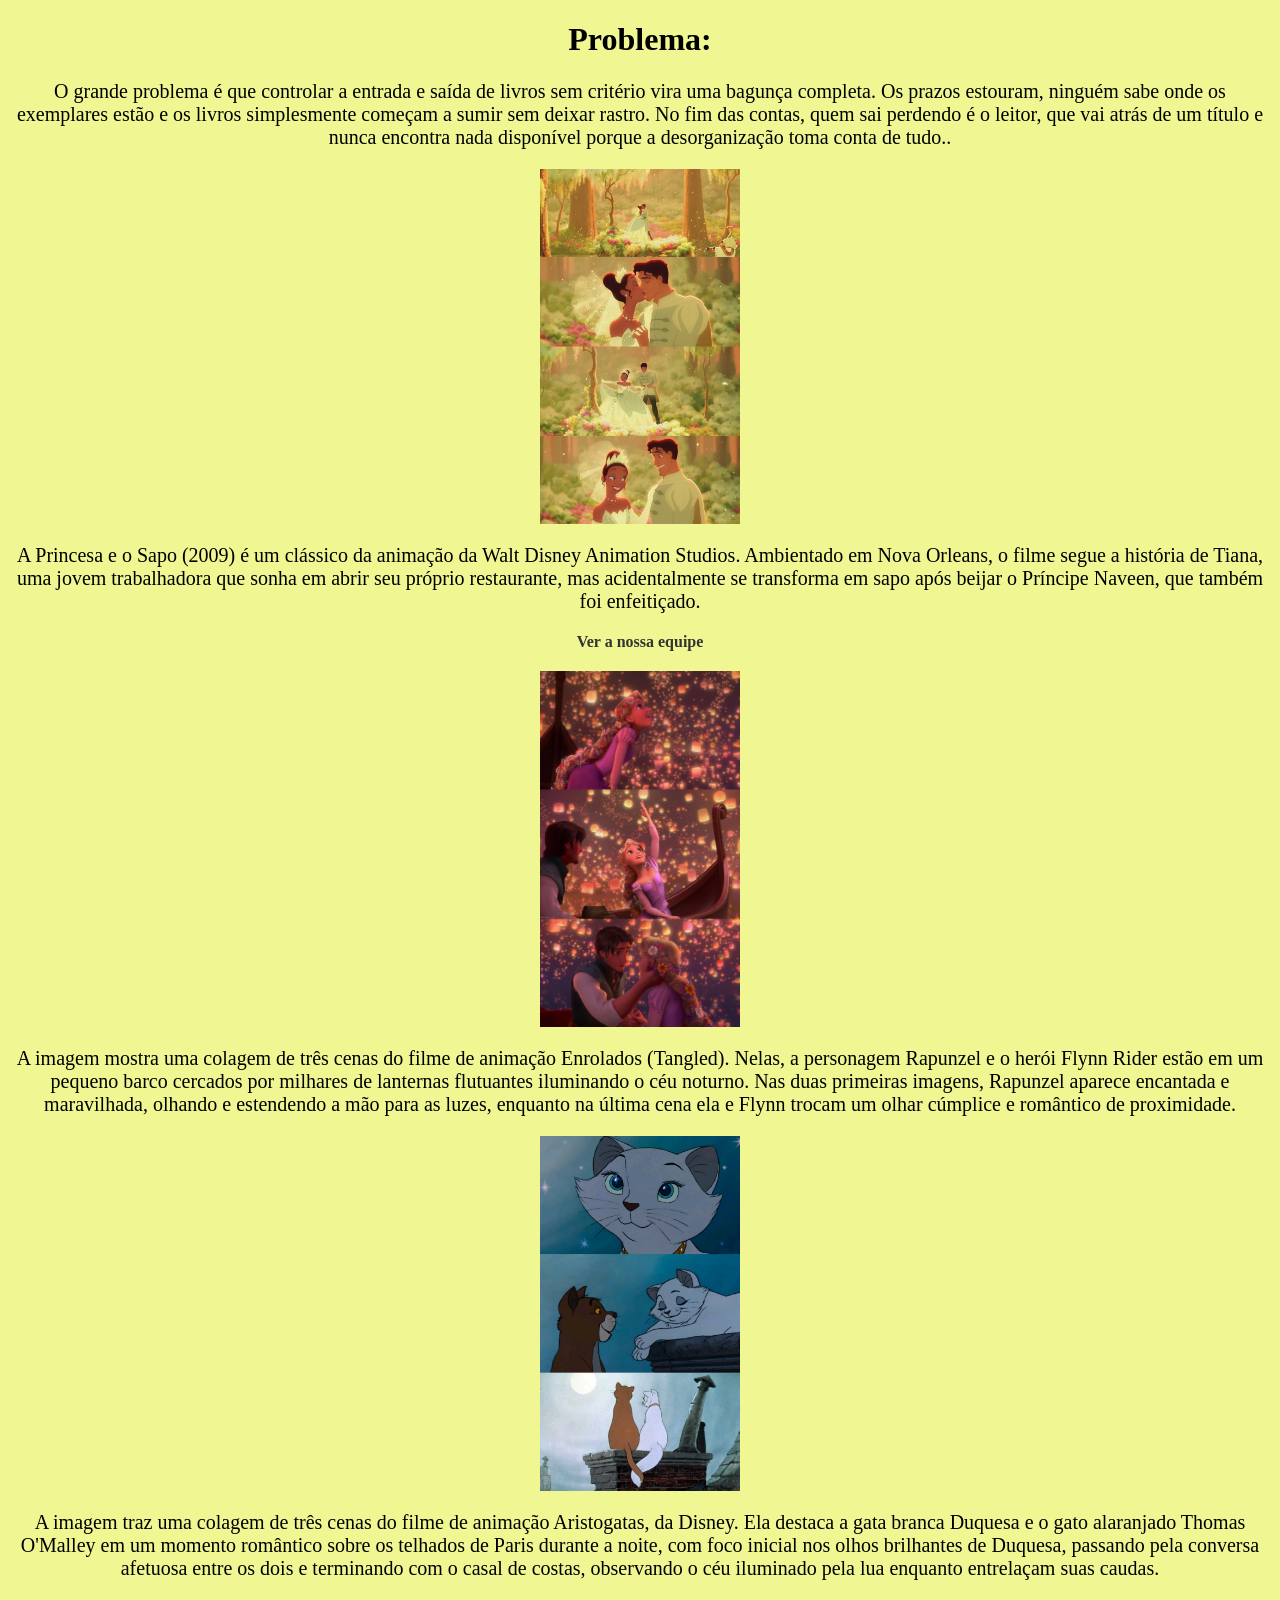
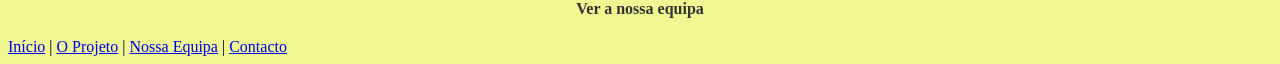
<file: Atividade 2/index.html>
<!DOCTYPE html>
<html lang="en">
<head>
    <meta charset="UTF-8">
    <meta name="viewport" content="width=device-width, initial-scale=1.0">
    <title>Document</title>
    <link rel="stylesheet" href="styles.css">
</head>
<body>
    <h1>Problema:</h1>
    <p>O grande problema é que controlar a entrada e saída de livros sem critério vira uma bagunça completa. Os prazos estouram, ninguém sabe onde os exemplares estão e os livros simplesmente começam a sumir sem deixar rastro. No fim das contas, quem sai perdendo é o leitor, que vai atrás de um título e nunca encontra nada disponível porque a desorganização toma conta de tudo..</p>
    <img src="sapo.jpg" alt="Princesa e o sapo" class="imagem-Princesasapo">
    <p>A Princesa e o Sapo (2009) é um clássico da animação da Walt Disney Animation Studios. Ambientado em Nova Orleans, o filme segue a história de Tiana, uma jovem trabalhadora que sonha em abrir seu próprio restaurante, mas acidentalmente se transforma em sapo após beijar o Príncipe Naveen, que também foi enfeitiçado.</p>
    <a href="equipe.html" class="link-equipe">Ver a nossa equipe</a>
    <img src="pascal.jpg" alt="Rapunzel e José" class="imagem-pascal">
    <p>A imagem mostra uma colagem de três cenas do filme de animação Enrolados (Tangled). Nelas, a personagem Rapunzel e o herói Flynn Rider estão em um pequeno barco cercados por milhares de lanternas flutuantes iluminando o céu noturno. Nas duas primeiras imagens, Rapunzel aparece encantada e maravilhada, olhando e estendendo a mão para as luzes, enquanto na última cena ela e Flynn trocam um olhar cúmplice e romântico de proximidade.</p>
    <img src="aristogatas.jpg" alt="Duquesa e Thomas" class="imagem-aristogatas">
    <p>A imagem traz uma colagem de três cenas do filme de animação Aristogatas, da Disney. Ela destaca a gata branca Duquesa e o gato alaranjado Thomas O'Malley em um momento romântico sobre os telhados de Paris durante a noite, com foco inicial nos olhos brilhantes de Duquesa, passando pela conversa afetuosa entre os dois e terminando com o casal de costas, observando o céu iluminado pela lua enquanto entrelaçam suas caudas.</p>
    <a href="sobre.html" class="link-equipe">Ver a nossa equipa</a>
    <nav class="menu">
        <a href="index.html">Início</a> | 
        <a href="projeto.html">O Projeto</a> | 
        <a href="sobre.html">Nossa Equipa</a> | 
        <a href="contato.html">Contacto</a>
    </nav>
</body>
</html>
</file>
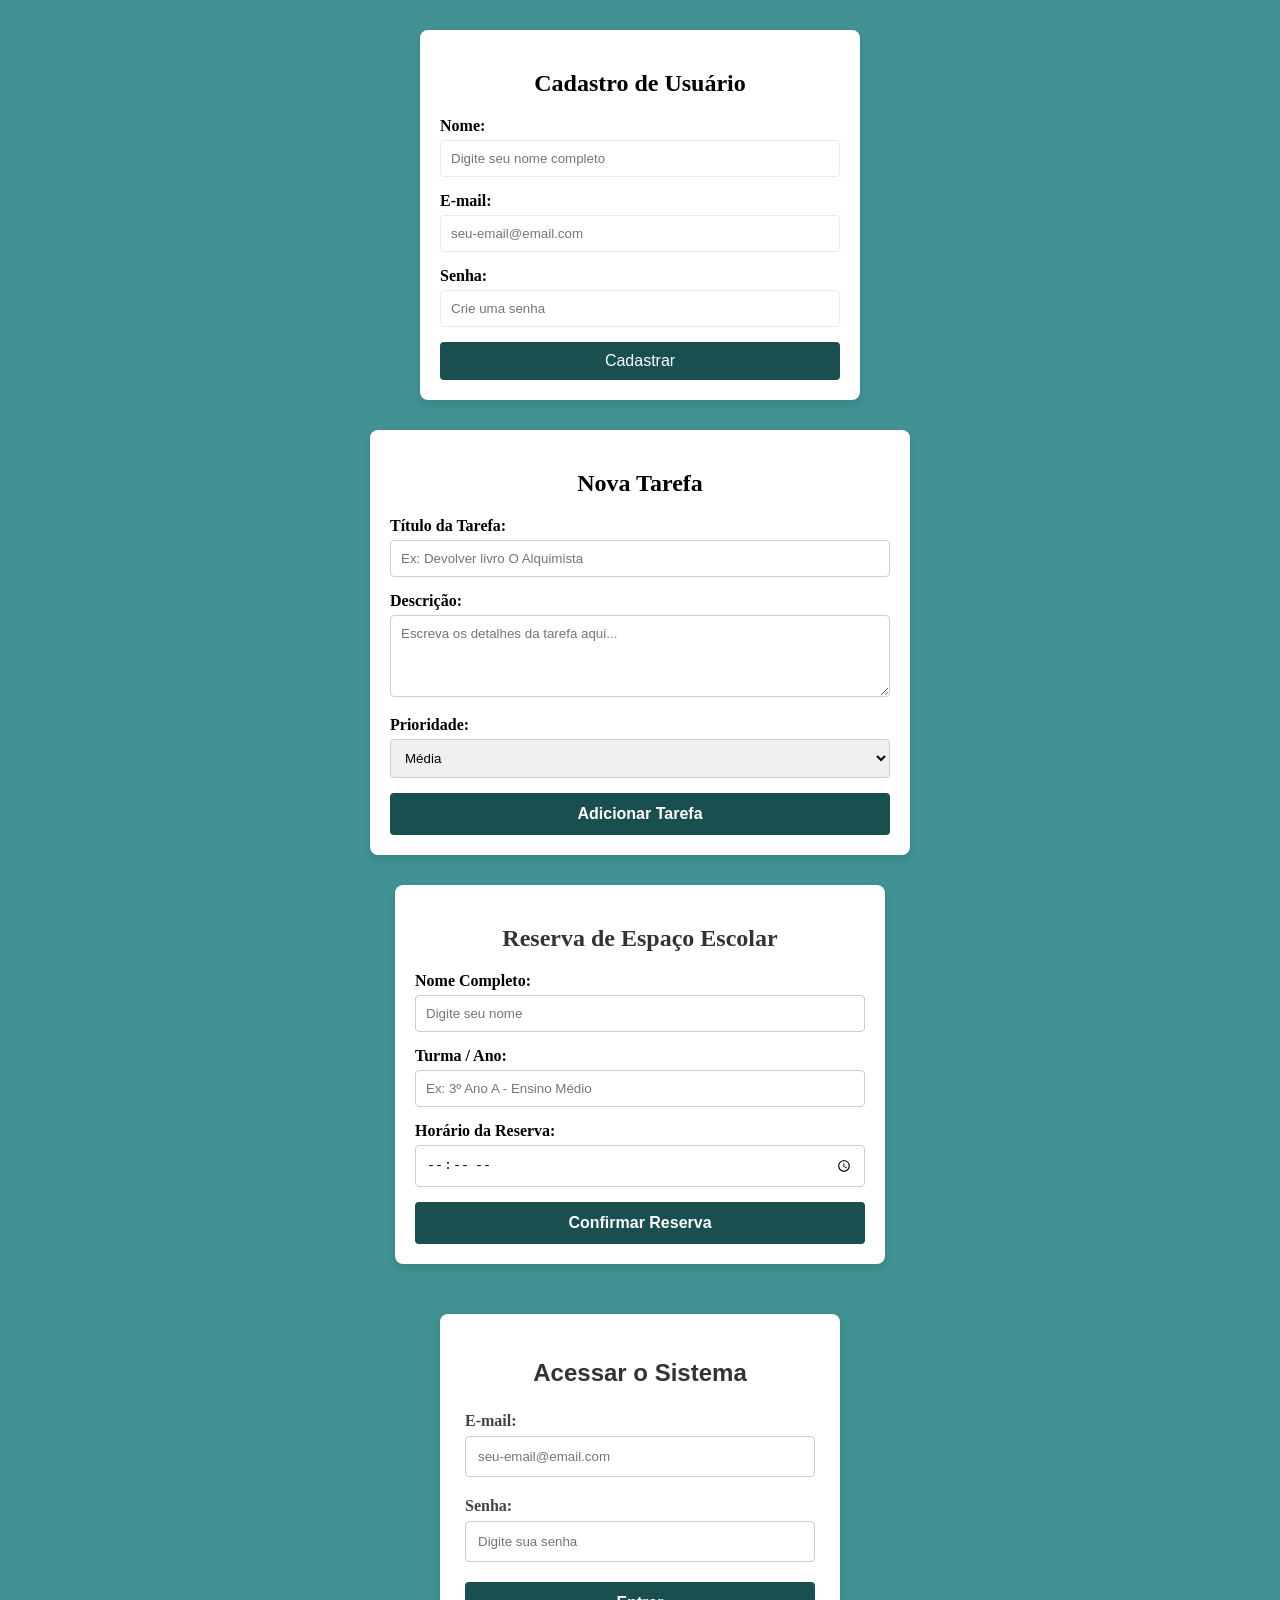
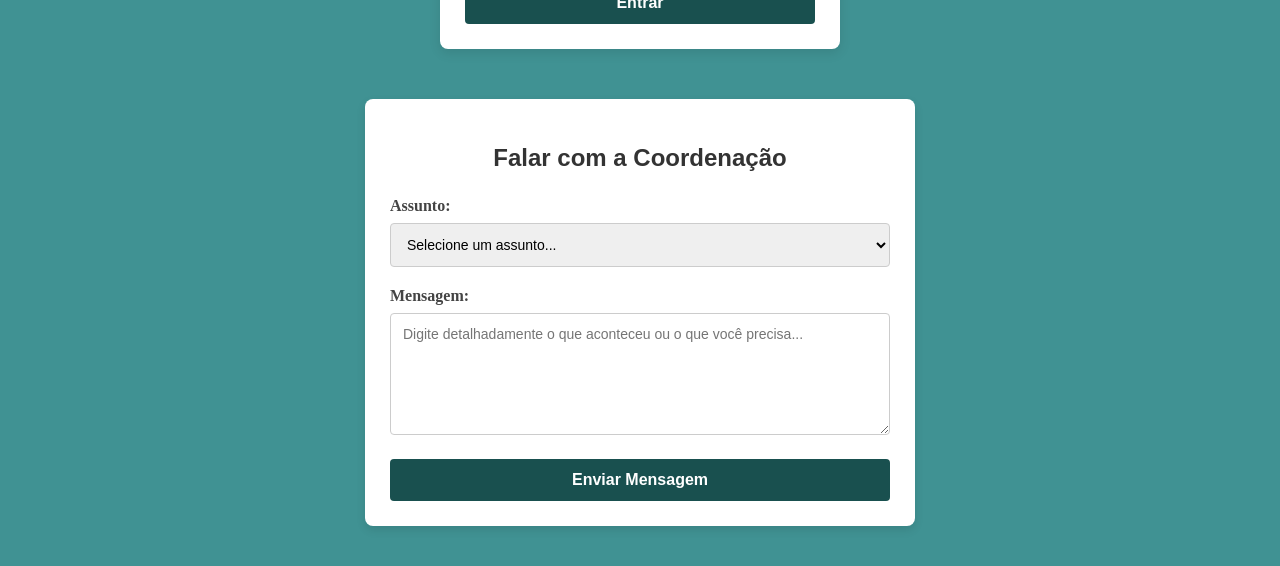
<file: Atividade 3/index.html>
<!DOCTYPE html>
<html lang="en">
<head>
    <meta charset="UTF-8">
    <meta name="viewport" content="width=device-width, initial-scale=1.0">
    <title>Document</title>
    <link rel="stylesheet" href="styles.css">
</head>
<body>
    <form class="formulario-cadastro">
        <h2>Cadastro de Usuário</h2>
        
        <label for="nome">Nome:</label>
        <input type="text" id="nome" name="nome" placeholder="Digite seu nome completo" required>
    
        <label for="email">E-mail:</label>
        <input type="email" id="email" name="email" placeholder="seu-email@email.com" required>
    
        <label for="senha">Senha:</label>
        <input type="password" id="senha" name="senha" placeholder="Crie uma senha" required>
    
        <button type="submit">Cadastrar</button>
    </form>
    <form class="formulario-tarefa">
        <h2>Nova Tarefa</h2>
        
        <label for="titulo">Título da Tarefa:</label>
        <input type="text" id="titulo" name="titulo" placeholder="Ex: Devolver livro O Alquimista" required>
    
        <label for="descricao">Descrição:</label>
        <textarea id="descricao" name="descricao" placeholder="Escreva os detalhes da tarefa aqui..." rows="4"></textarea>
    
        <label for="prioridade">Prioridade:</label>
        <select id="prioridade" name="prioridade">
            <option value="baixa">Baixa</option>
            <option value="media" selected>Média</option>
            <option value="alta">Alta</option>
        </select>
    
        <button type="submit">Adicionar Tarefa</button>
    </form>
    <form class="formulario-reserva">
        <h2>Reserva de Espaço Escolar</h2>
        
        <label for="nome">Nome Completo:</label>
        <input type="text" id="nome" name="nome" placeholder="Digite seu nome" required>
    
        <label for="turma">Turma / Ano:</label>
        <input type="text" id="turma" name="turma" placeholder="Ex: 3º Ano A - Ensino Médio" required>
    
        <label for="horario">Horário da Reserva:</label>
        <input type="time" id="horario" name="horario" required>
    
        <button type="submit">Confirmar Reserva</button>
    </form>
    <form class="formulario-login">
        <h2>Acessar o Sistema</h2>
        
        <label for="email-login">E-mail:</label>
        <input type="email" id="email-login" name="email" placeholder="seu-email@email.com" required>
    
        <label for="senha-login">Senha:</label>
        <input type="password" id="senha-login" name="senha" placeholder="Digite sua senha" required>
    
        <button type="submit">Entrar</button>
    </form>
    <form class="formulario-contato">
        <h2>Falar com a Coordenação</h2>
        
        <label for="assunto">Assunto:</label>
        <select id="assunto" name="assunto" required>
            <option value="" disabled selected>Selecione um assunto...</option>
            <option value="duvida">Dúvida</option>
            <option value="sugestao">Sugestão</option>
            <option value="reclamacao">Reclamação / Problema</option>
            <option value="outro">Outro</option>
        </select>
    
        <label for="mensagem">Mensagem:</label>
        <textarea id="mensagem" name="mensagem" placeholder="Digite detalhadamente o que aconteceu ou o que você precisa..." rows="6" required></textarea>
    
        <button type="submit">Enviar Mensagem</button>
    </form>
    
</body>
</html>
</file>
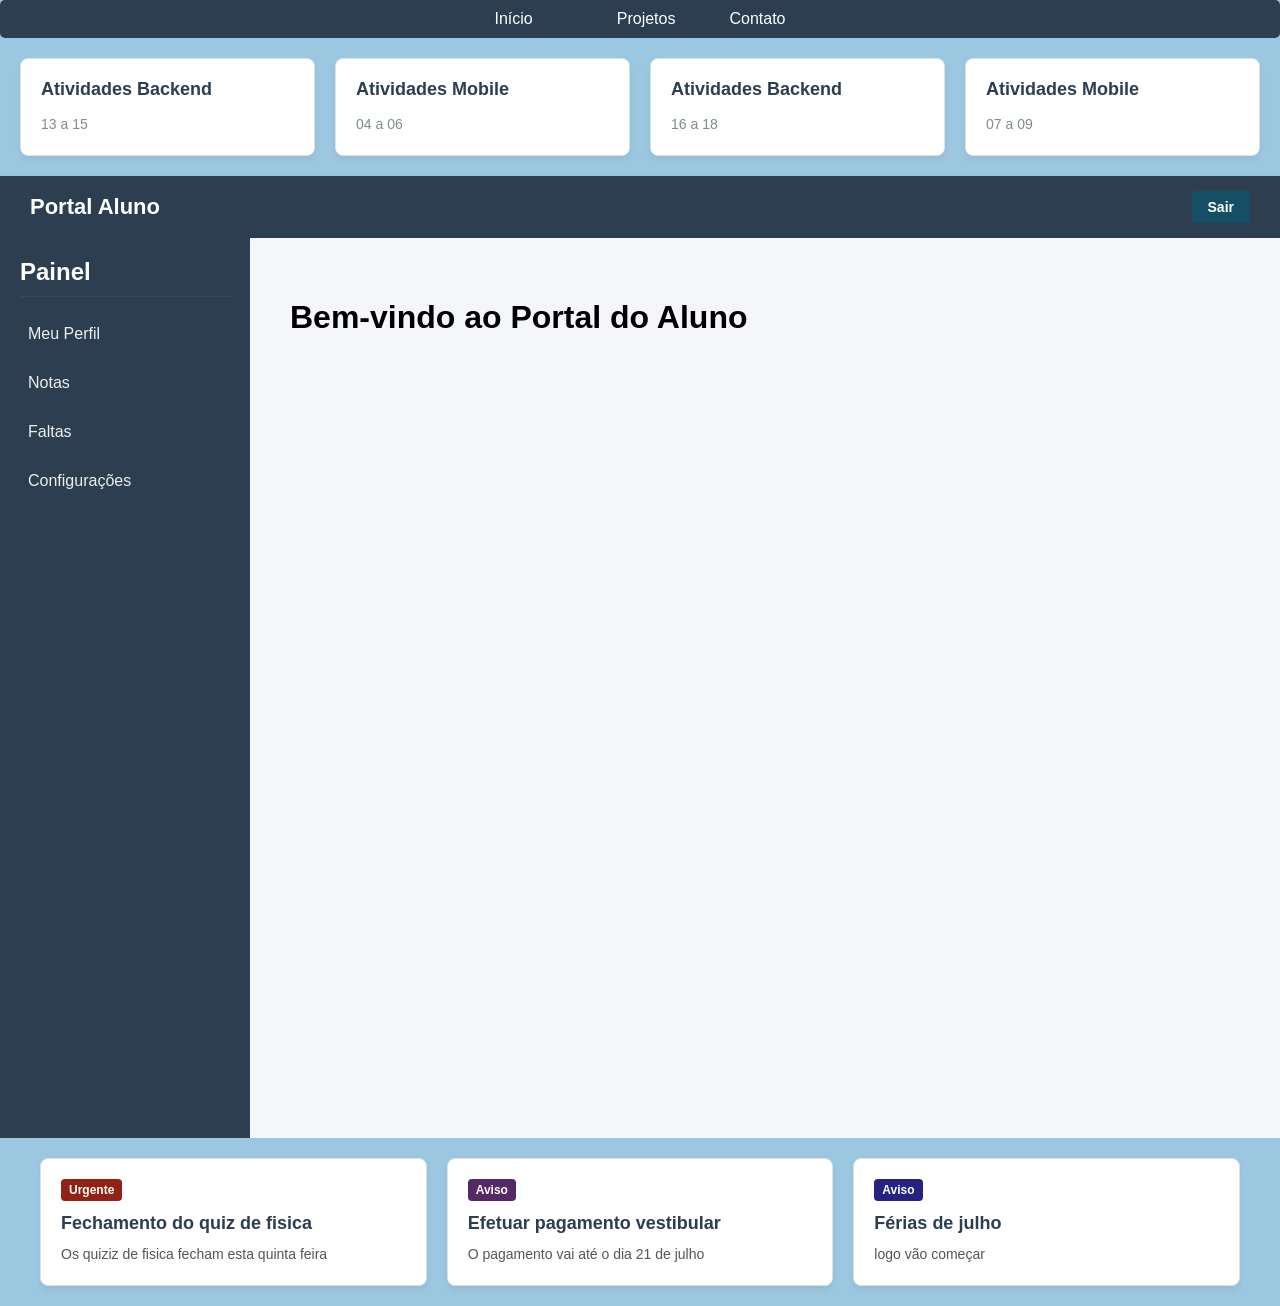
<file: Atividade 5/index.html>
<!DOCTYPE html>
<html lang="en">
<head>
    <meta charset="UTF-8">
    <meta name="viewport" content="width=device-width, initial-scale=1.0">
    <title>Document</title>
    <link rel="stylesheet" href="styles.css">
</head>
<body>
    <nav class="menu-navegacao">
        <ul>
            <li><a href="#home">Início</a></li>
            <li><li><a href="#projetos">Projetos</a></li>
            <li><a href="#contato">Contato</a></li>
        </ul>
    </nav>
    <div class="container-cartoes">
        <div class="cartao">
            <h3>Atividades Backend</h3>
            <p>13 a 15</p>
        </div>
    
        <div class="cartao">
            <h3>Atividades Mobile</h3>
            <p>04 a 06</p>
        </div>
    
        <div class="cartao">
            <h3>Atividades Backend</h3>
            <p>16 a 18</p>
        </div>
    
        <div class="cartao">
            <h3>Atividades Mobile</h3>
            <p>07 a 09</p>
        </div>
    </div>
    <header class="barra-superior">
        <h1 class="logo-titulo">Portal Aluno</h1>
        <button class="botao-colorido">Sair</button>
    </header>
    <div class="tela-dividida">
        <aside class="menu-lateral">
            <h2>Painel</h2>
            <ul>
                <li><a href="#perfil">Meu Perfil</a></li>
                <li><a href="#notas">Notas</a></li>
                <li><a href="#faltas">Faltas</a></li>
                <li><a href="#config">Configurações</a></li>
            </ul>
        </aside>
    
        <main class="conteudo-principal">
            <h1>Bem-vindo ao Portal do Aluno</h1>
            <p></p>
        </main>
    </div>
    <div class="mural-responsivo">
        <div class="card-aviso">
            <span class="categoria urgente">Urgente</span>
            <h3>Fechamento do quiz de fisica</h3>
            <p>Os quiziz de fisica fecham esta quinta feira</p>
        </div>
    
        <div class="card-aviso">
            <span class="categoria evento">Aviso</span>
            <h3>Efetuar pagamento vestibular</h3>
            <p>O pagamento vai até o dia 21 de julho</p>
        </div>
    
        <div class="card-aviso">
            <span class="categoria aviso">Aviso</span>
            <h3>Férias de julho</h3>
            <p>logo vão começar</p>
        </div>
    </div>
</body>
</html>
</file>
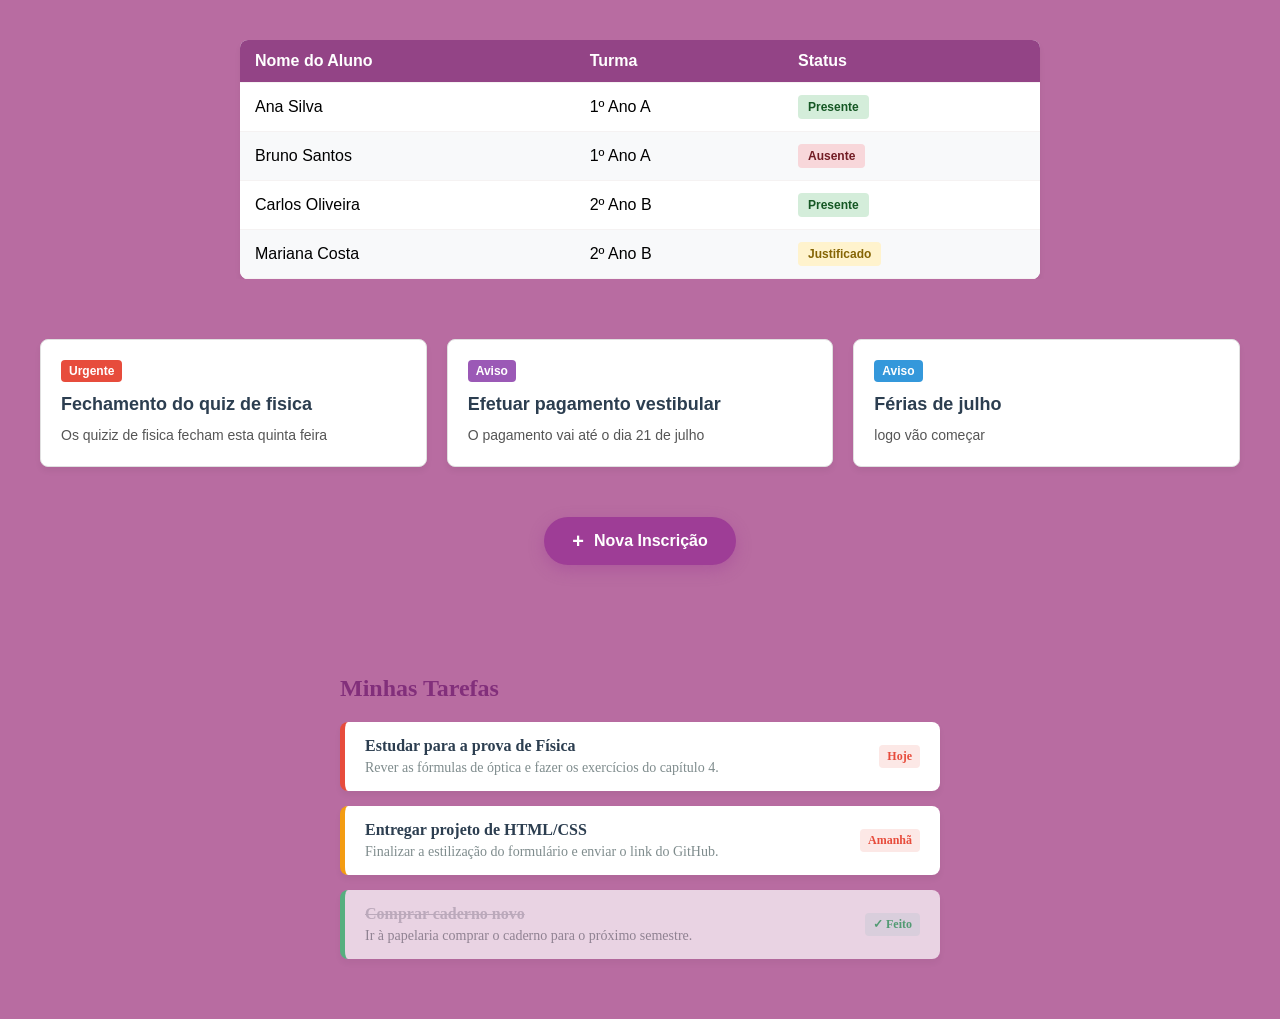
<file: Atividade 6/index.html>
<!DOCTYPE html>
<html lang="en">
<head>
    <meta charset="UTF-8">
    <meta name="viewport" content="width=device-width, initial-scale=1.0">
    <title>Document</title>
    <link rel="stylesheet" href="styles.css">
</head>
<body>
    <div class="container-tabela">
        <table class="tabela-presenca">
            <thead>
                <tr>
                    <th>Nome do Aluno</th>
                    <th>Turma</th>
                    <th>Status</th>
                </tr>
            </thead>
            <tbody>
                <tr>
                    <td>Ana Silva</td>
                    <td>1º Ano A</td>
                    <td><span class="status presente">Presente</span></td>
                </tr>
                <tr>
                    <td>Bruno Santos</td>
                    <td>1º Ano A</td>
                    <td><span class="status ausente">Ausente</span></td>
                </tr>
                <tr>
                    <td>Carlos Oliveira</td>
                    <td>2º Ano B</td>
                    <td><span class="status presente">Presente</span></td>
                </tr>
                <tr>
                    <td>Mariana Costa</td>
                    <td>2º Ano B</td>
                    <td><span class="status justificado">Justificado</span></td>
                </tr>
            </tbody>
        </table>
    </div>
    <div class="mural-responsivo">
        <div class="card-aviso">
            <span class="categoria urgente">Urgente</span>
            <h3>Fechamento do quiz de fisica</h3>
            <p>Os quiziz de fisica fecham esta quinta feira</p>
        </div>

        <div class="card-aviso">
            <span class="categoria evento">Aviso</span>
            <h3>Efetuar pagamento vestibular</h3>
            <p>O pagamento vai até o dia 21 de julho</p>
        </div>

        <div class="card-aviso">
            <span class="categoria aviso">Aviso</span>
            <h3>Férias de julho</h3>
            <p>logo vão começar</p>
        </div>
    </div>

    <div class="container-acao">
        <button class="btn-abrir-formulario" id="btnAbrir">
            <span class="icone">+</span> Nova Inscrição
        </button>
    </div>

    <div id="meuFormulario" class="container-formulario escondido">
        <h2>Cadastro de Aluno</h2>
        <form>
            <div class="grupo-campo">
                <label for="nome">Nome Completo:</label>
                <input type="text" id="nome" placeholder="Digite o nome do aluno">
            </div>
            <div class="grupo-campo">
                <label for="turma">Turma / Ano:</label>
                <input type="text" id="turma" placeholder="Ex: 1º Ano A">
            </div>
            <div class="container-botao">
                <button type="submit" class="botao-colorido">Cadastrar</button>
            </div>
        </form>
    </div>

    <script>
        const btn = document.getElementById('btnAbrir');
        const form = document.getElementById('meuFormulario');

        btn.addEventListener('click', function() {
            form.classList.toggle('escondido');
        });
    </script>
    <div class="container-tarefas">
        <h2 class="titulo-lista">Minhas Tarefas</h2>
    
        <div class="lista-cartoes">
            <div class="cartao-tarefa prioridade-alta">
                <div class="conteudo-tarefa">
                    <h3>Estudar para a prova de Física</h3>
                    <p>Rever as fórmulas de óptica e fazer os exercícios do capítulo 4.</p>
                </div>
                <span class="prazo">Hoje</span>
            </div>
    
            <div class="cartao-tarefa prioridade-media">
                <div class="conteudo-tarefa">
                    <h3>Entregar projeto de HTML/CSS</h3>
                    <p>Finalizar a estilização do formulário e enviar o link do GitHub.</p>
                </div>
                <span class="prazo">Amanhã</span>
            </div>
    
            <div class="cartao-tarefa tarefa-concluida">
                <div class="conteudo-tarefa">
                    <h3>Comprar caderno novo</h3>
                    <p>Ir à papelaria comprar o caderno para o próximo semestre.</p>
                </div>
                <span class="status-ok">✓ Feito</span>
            </div>
        </div>
    </div>
</body>
</html>
</file>
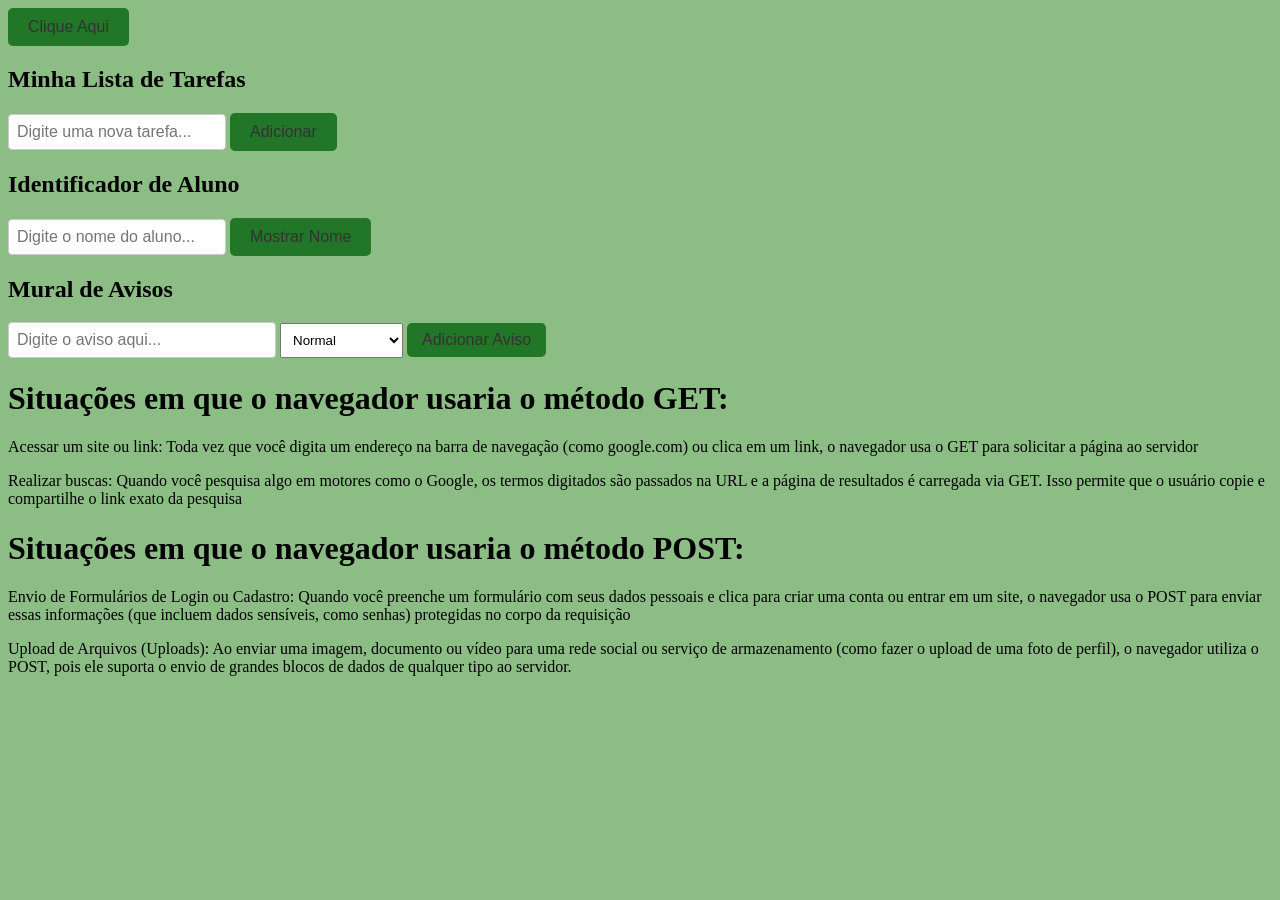
<file: Atividade 7/index.html>
<!DOCTYPE html>
<html lang="pt-BR">
<head>
    <meta charset="UTF-8">
    <meta name="viewport" content="width=device-width, initial-scale=1.0">
    <title>Exemplo de Botão</title>
    <link rel="stylesheet" href="styles.css">
    <button onclick="mostrarMensagem()">Clique Aqui</button>

<script>
    function mostrarMensagem() {
        alert("Olá! Você clicou no botão com sucesso!");
    }
</script>
<h2>Minha Lista de Tarefas</h2>

<input type="text" id="campoTarefa" placeholder="Digite uma nova tarefa...">
<button onclick="adicionarTarefa()">Adicionar</button>

<ul id="listaTarefas"></ul>

<script>
    function adicionarTarefa() {
        var input = document.getElementById("campoTarefa");
        var textoTarefa = input.value;

       
        if (textoTarefa.trim() === "") {
            alert("Por favor, digite uma tarefa!");
            return;
        }
        var novaTagLi = document.createElement("li");
        novaTagLi.textContent = textoTarefa;

        
        var lista = document.getElementById("listaTarefas");
        lista.appendChild(novaTagLi);

        
        input.value = "";
    }
</script>
<h2>Identificador de Aluno</h2>

<input type="text" id="nomeAluno" placeholder="Digite o nome do aluno...">
<button onclick="mostrarNome()">Mostrar Nome</button>

<p id="resultado"></p>

<script>
    function mostrarNome() {
       
        var input = document.getElementById("nomeAluno");
        var nome = input.value;
        var paragrafo = document.getElementById("resultado");
        if (nome.trim() === "") {
            paragrafo.textContent = "Por favor, digite um nome válido.";
            paragrafo.style.color = "red"; 
        } else {
           paragrafo.textContent = "Aluno digitado: " + nome;
            paragrafo.style.color = "black"; 
        }
    }

</script>
    <h2>Mural de Avisos</h2>

<div style="margin-bottom: 20px;">
    <input type="text" id="campoAviso" placeholder="Digite o aviso aqui..." style="padding: 8px; width: 250px;">
    
    <select id="prioridadeAviso" style="padding: 8px;">
        <option value="normal">Normal</option>
        <option value="importante">Importante ⚠️</option>
    </select>
    
    <button onclick="adicionarAviso()" style="padding: 8px 15px; cursor: pointer;">Adicionar Aviso</button>
</div>

<div id="listaAvisos"></div>

<script>
    function adicionarAviso() {
        var inputAviso = document.getElementById("campoAviso");
        var selectPrioridade = document.getElementById("prioridadeAviso");
        
        var texto = inputAviso.value.trim();
        var prioridade = selectPrioridade.value;
        if (texto === "") {
            alert("Por favor, digite um aviso antes de adicionar!");
            return;
        }

        var novoAviso = document.createElement("div");
        novoAviso.textContent = texto;
        novoAviso.style.padding = "10px";
        novoAviso.style.marginBottom = "10px";
        novoAviso.style.borderRadius = "5px";
        novoAviso.style.borderLeft = "5px solid";

        if (prioridade === "importante") {
            novoAviso.style.backgroundColor = "#ffcccc"; 
            novoAviso.style.borderColor = "#ff3333";     
            novoAviso.style.fontWeight = "bold";
        } else {
            novoAviso.style.backgroundColor = "#e2f0d9"; 
            novoAviso.style.borderColor = "#70ad47";     
        }
        var container = document.getElementById("listaAvisos");
        container.insertBefore(novoAviso, container.firstChild);

        inputAviso.value = "";
    }
</script>
 <h1>Situações em que o navegador usaria o método GET:</h1>
 <p>Acessar um site ou link: Toda vez que você digita um endereço na barra de navegação (como google.com) ou clica em um link, o navegador usa o GET para solicitar a página ao servidor</p>
 <p>Realizar buscas: Quando você pesquisa algo em motores como o Google, os termos digitados são passados na URL e a página de resultados é carregada via GET. Isso permite que o usuário copie e compartilhe o link exato da pesquisa</p>
 <h1>Situações em que o navegador usaria o método POST:</h1>
 <P>Envio de Formulários de Login ou Cadastro: Quando você preenche um formulário com seus dados pessoais e clica para criar uma conta ou entrar em um site, o navegador usa o POST para enviar essas informações (que incluem dados sensíveis, como senhas) protegidas no corpo da requisição</P>
 <P>Upload de Arquivos (Uploads): Ao enviar uma imagem, documento ou vídeo para uma rede social ou serviço de armazenamento (como fazer o upload de uma foto de perfil), o navegador utiliza o POST, pois ele suporta o envio de grandes blocos de dados de qualquer tipo ao servidor.</P>
</body>
</html>
</file>
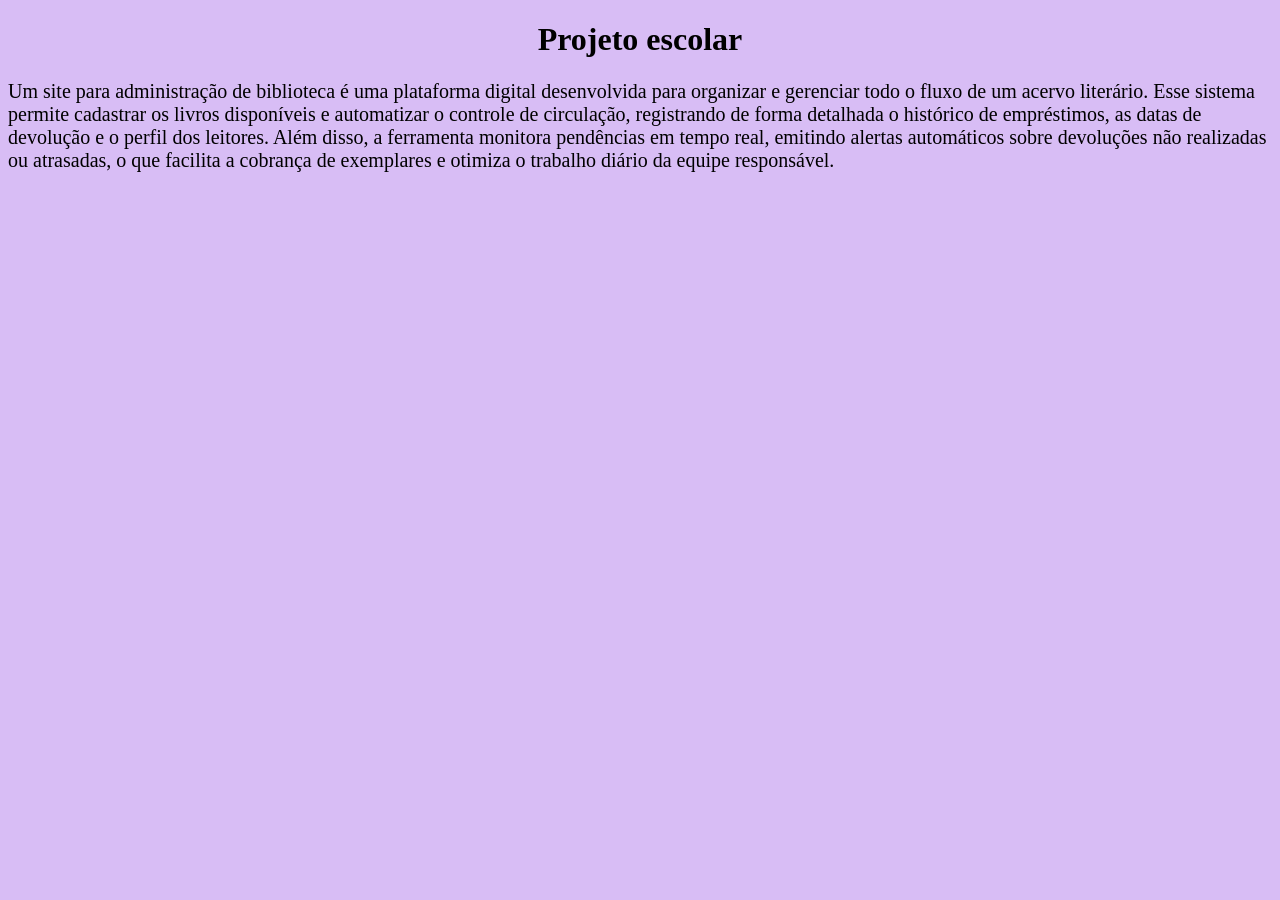
<file: Atividade 1/Exercicio1.html>
<!DOCTYPE html>
<html lang="en">
<head>
    <meta charset="UTF-8">
    <meta name="viewport" content="width=device-width, initial-scale=1.0">
    <title>Projeto escolar</title>
    <link rel="stylesheet" href="Exercício1.css">
</head>
<body>
    <h1>Projeto escolar</h1>
    <p1>Um site para administração de biblioteca é uma plataforma digital desenvolvida para organizar e gerenciar todo o fluxo de um acervo literário. Esse sistema permite cadastrar os livros disponíveis e automatizar o controle de circulação, registrando de forma detalhada o histórico de empréstimos, as datas de devolução e o perfil dos leitores. Além disso, a ferramenta monitora pendências em tempo real, emitindo alertas automáticos sobre devoluções não realizadas ou atrasadas, o que facilita a cobrança de exemplares e otimiza o trabalho diário da equipe responsável.</p1>
</body>
</html>
</file>
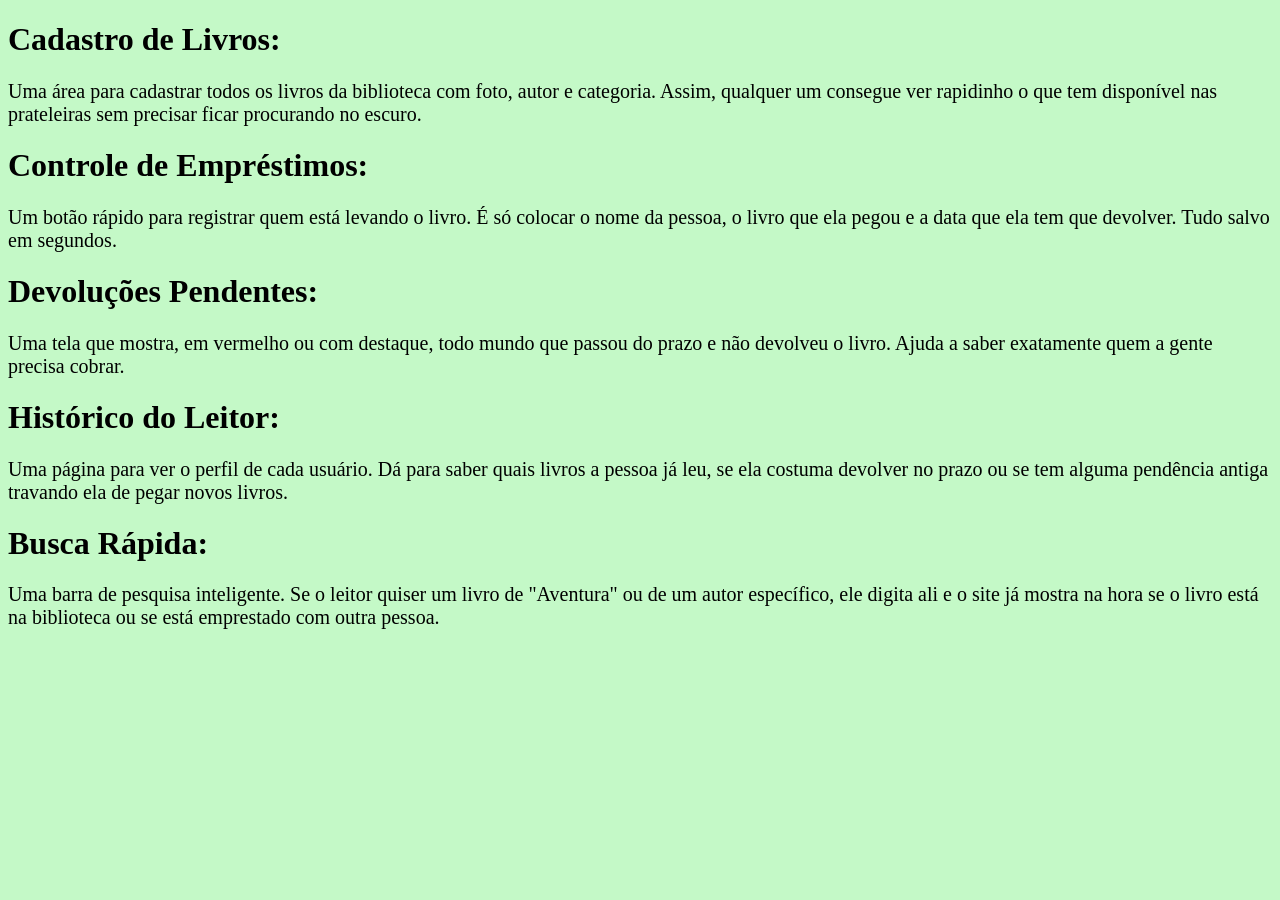
<file: Atividade 1/Exercicio3.html>
<!DOCTYPE html>
<html lang="en">
<head>
    <meta charset="UTF-8">
    <meta name="viewport" content="width=device-width, initial-scale=1.0">
    <title>Projeto Escolar</title>
    <link rel="stylesheet" href="Exercicio3.css">
</head>
<body>
    <h1>Cadastro de Livros:</h1>
    <p1>Uma área para cadastrar todos os livros da biblioteca com foto, autor e categoria. Assim, qualquer um consegue ver rapidinho o que tem disponível nas prateleiras sem precisar ficar procurando no escuro.</p1>
   <h1>Controle de Empréstimos:</h1>
   <p1>Um botão rápido para registrar quem está levando o livro. É só colocar o nome da pessoa, o livro que ela pegou e a data que ela tem que devolver. Tudo salvo em segundos.</p1>
   <h1>Devoluções Pendentes:</h1>
   <p1>Uma tela que mostra, em vermelho ou com destaque, todo mundo que passou do prazo e não devolveu o livro. Ajuda a saber exatamente quem a gente precisa cobrar.</p1>
   <h1>Histórico do Leitor:</h1>
   <p1>Uma página para ver o perfil de cada usuário. Dá para saber quais livros a pessoa já leu, se ela costuma devolver no prazo ou se tem alguma pendência antiga travando ela de pegar novos livros.</p1>
   <h1>Busca Rápida:</h1>
   <p1>Uma barra de pesquisa inteligente. Se o leitor quiser um livro de "Aventura" ou de um autor específico, ele digita ali e o site já mostra na hora se o livro está na biblioteca ou se está emprestado com outra pessoa.</p1>
</body>
</html>
</file>
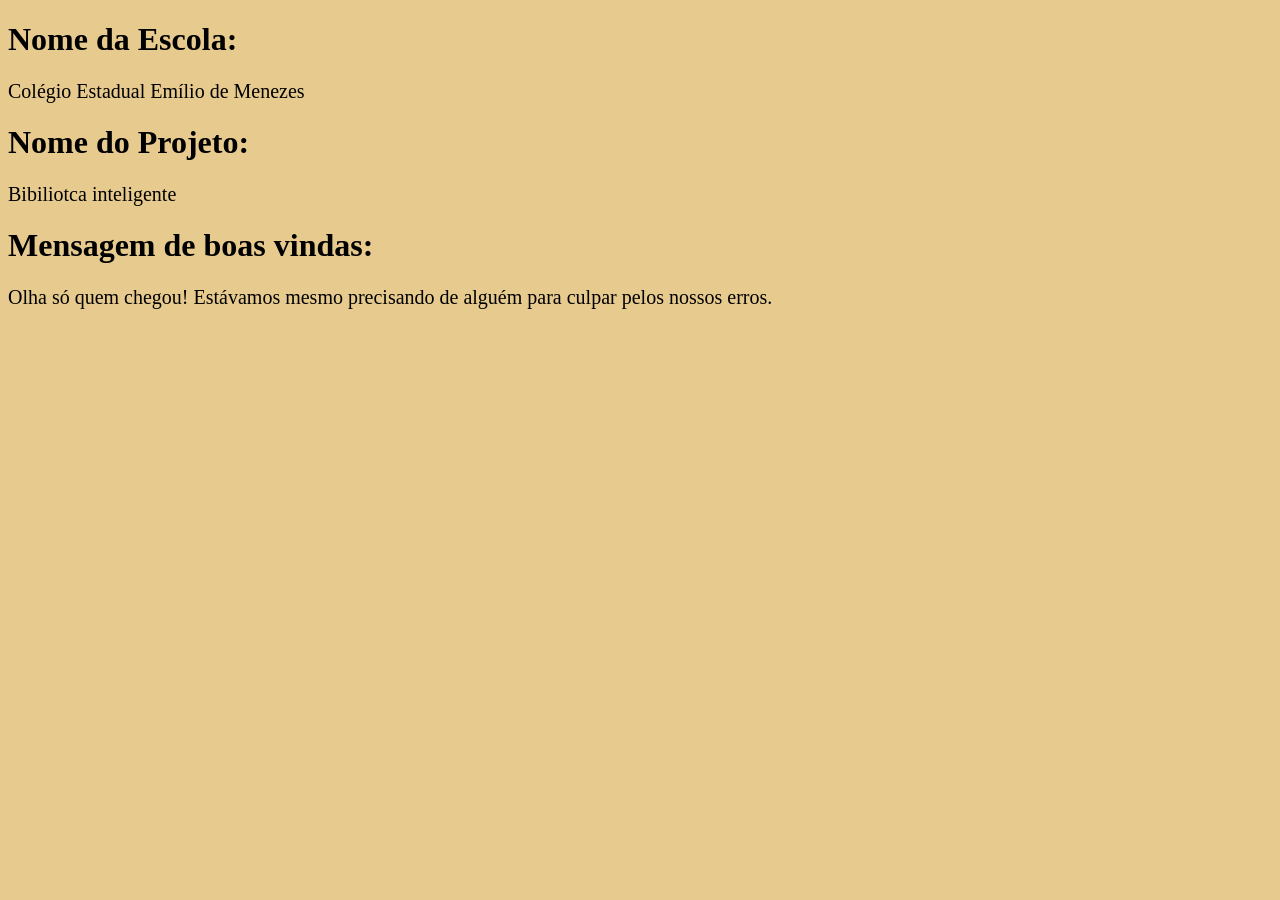
<file: Atividade 1/Exercicio4.html>
<!DOCTYPE html>
<html lang="en">
<head>
    <meta charset="UTF-8">
    <meta name="viewport" content="width=device-width, initial-scale=1.0">
    <title>Projeto Escolar</title>
    <link rel="stylesheet" href="Exercicio4.css">
</head>
<body>
    <h1>Nome da Escola:</h1>
    <p1>Colégio Estadual Emílio de Menezes</p1>
    <h1>Nome do Projeto:</h1>
    <p1>Bibiliotca inteligente</p1>
    <h1>Mensagem de boas vindas:</h1>
    <p1>Olha só quem chegou! Estávamos mesmo precisando de alguém para culpar pelos nossos erros.</p1>
</body>
</html>
</file>
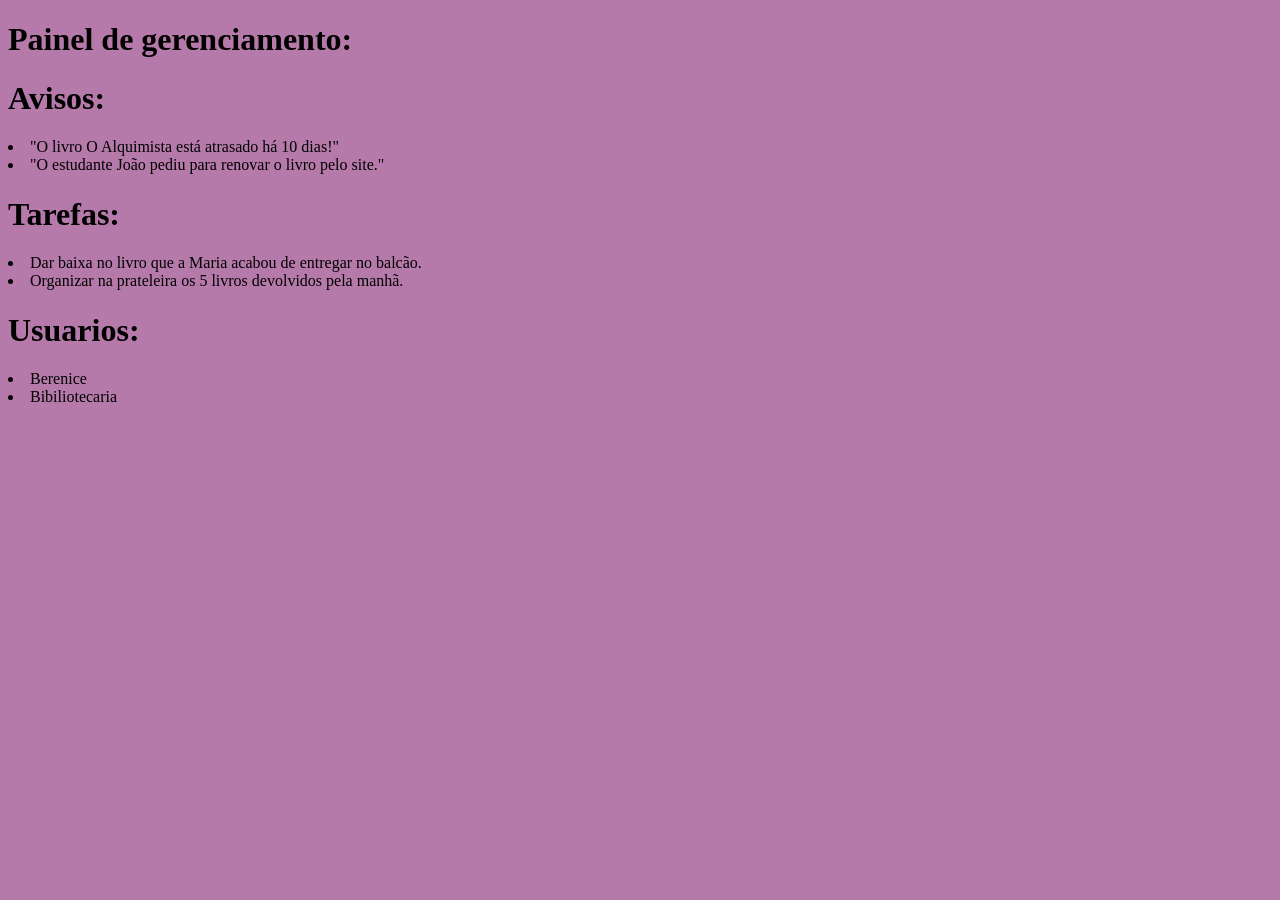
<file: Atividade 1/Exercicio5.html>
<!DOCTYPE html>
<html lang="en">
<head>
    <meta charset="UTF-8">
    <meta name="viewport" content="width=device-width, initial-scale=1.0">
    <title>Projeto Escolar</title>
    <link rel="stylesheet" href="Exercicio5.css">
</head>
<body>
    <h1>Painel de gerenciamento:</h1>
   <h1>Avisos:</h1>
   <li>"O livro O Alquimista está atrasado há 10 dias!"</li>
   <li> "O estudante João pediu para renovar o livro pelo site."</li>
   <h1>Tarefas:</h1>
   <li>Dar baixa no livro que a Maria acabou de entregar no balcão.</li>
   <li> Organizar na prateleira os 5 livros devolvidos pela manhã.</li>
   <h1>Usuarios:</h1>
   <li>Berenice</li>
   <li>Bibiliotecaria</li>
    
</body>
</html>
</file>
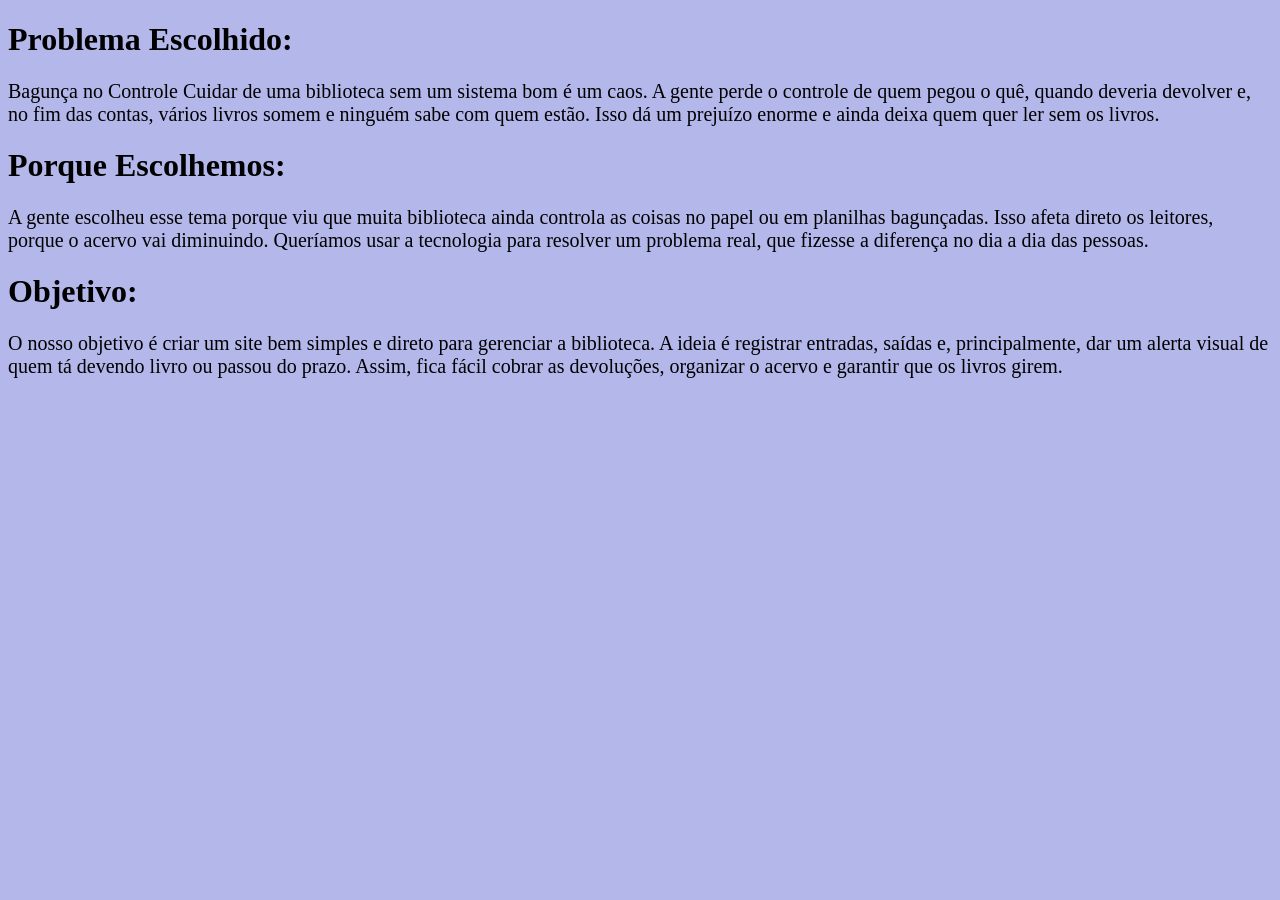
<file: Atividade 1/Exercício2.html>
<!DOCTYPE html>
<html lang="en">
<head>
    <meta charset="UTF-8">
    <meta name="viewport" content="width=device-width, initial-scale=1.0">
    <title>Projeto Escolar</title>
    <link rel="stylesheet" href="Exercício2.css">
</head>
<body>
    <h1>Problema Escolhido:</h1>
    <p1>Bagunça no Controle
        Cuidar de uma biblioteca sem um sistema bom é um caos. A gente perde o controle de quem pegou o quê, quando deveria devolver e, no fim das contas, vários livros somem e ninguém sabe com quem estão. Isso dá um prejuízo enorme e ainda deixa quem quer ler sem os livros.</p1>
    <h1>Porque Escolhemos:</h1>
    <p1>A gente escolheu esse tema porque viu que muita biblioteca ainda controla as coisas no papel ou em planilhas bagunçadas. Isso afeta direto os leitores, porque o acervo vai diminuindo. Queríamos usar a tecnologia para resolver um problema real, que fizesse a diferença no dia a dia das pessoas.</p1>
    <h1>Objetivo:</h1>
    <p1>O nosso objetivo é criar um site bem simples e direto para gerenciar a biblioteca. A ideia é registrar entradas, saídas e, principalmente, dar um alerta visual de quem tá devendo livro ou passou do prazo. Assim, fica fácil cobrar as devoluções, organizar o acervo e garantir que os livros girem.</p1>
</body>
</html>
</file>
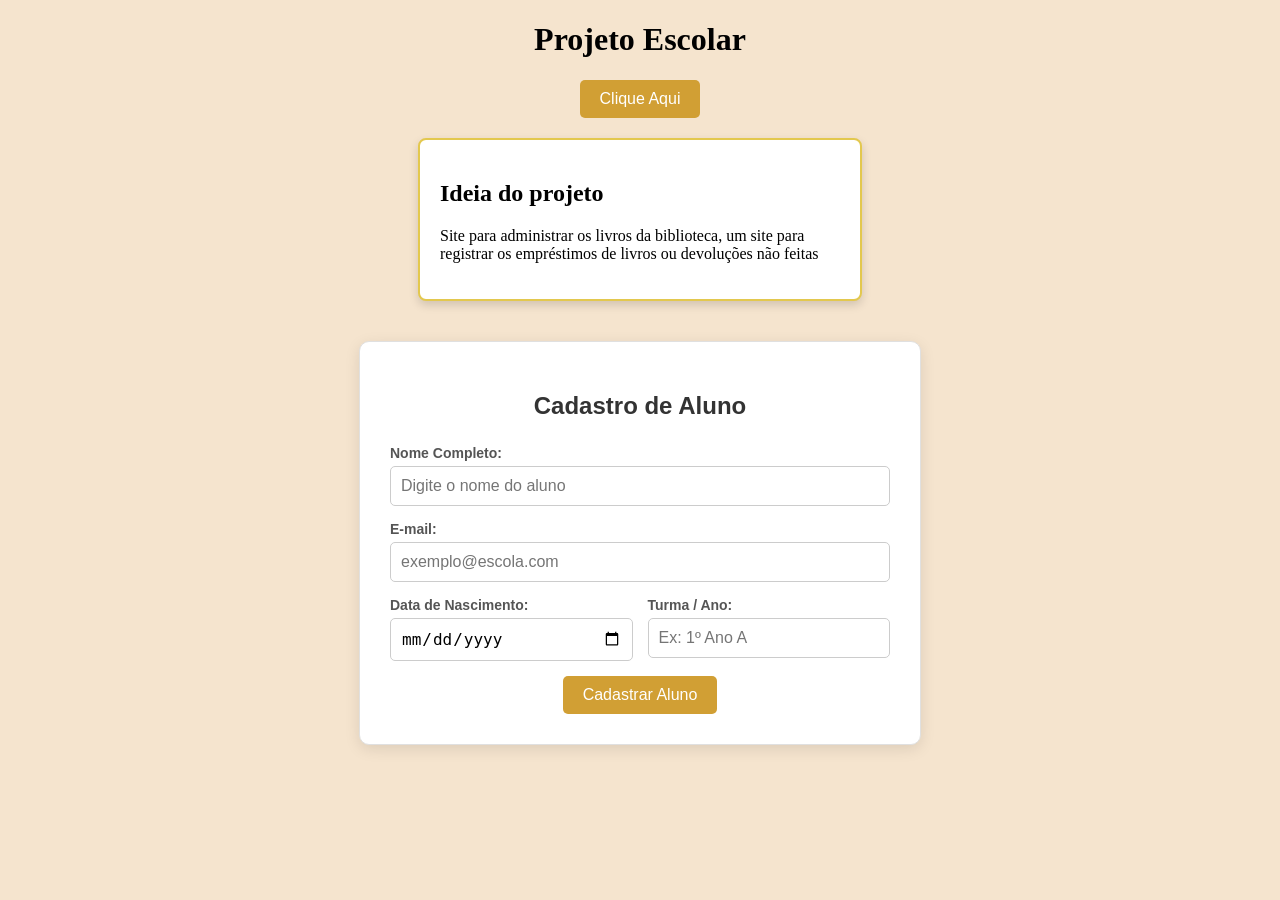
<file: Atividade 4/pagina1.html>
<!DOCTYPE html>
<html lang="en">
<head>
    <meta charset="UTF-8">
    <meta name="viewport" content="width=device-width, initial-scale=1.0">
    <title>Document</title>
    <link rel="stylesheet" href="pagina1.css">
</head>
<body>
  
<h1 class="titulo-centralizado">Projeto Escolar</h1>

<div class="container-botao">
    <button class="botao-colorido">Clique Aqui</button>
</div>
<div class="caixa-estilizada">
    <h2>Ideia do projeto</h2>
    <p>Site para administrar os livros da biblioteca, um site para registrar os empréstimos de livros ou devoluções não feitas</p>
</div>
<div class="container-formulario">
    <h2>Cadastro de Aluno</h2>
    
    <form>
        <div class="grupo-campo">
            <label for="nome">Nome Completo:</label>
            <input type="text" id="nome" placeholder="Digite o nome do aluno">
        </div>

        <div class="grupo-campo">
            <label for="email">E-mail:</label>
            <input type="email" id="email" placeholder="exemplo@escola.com">
        </div>

        <div class="grupo-linha">
            <div class="grupo-campo">
                <label for="data-nasc">Data de Nascimento:</label>
                <input type="date" id="data-nasc">
            </div>
            
            <div class="grupo-campo">
                <label for="turma">Turma / Ano:</label>
                <input type="text" id="turma" placeholder="Ex: 1º Ano A">
            </div>
        </div>

        <div class="container-botao">
            <button type="submit" class="botao-colorido">Cadastrar Aluno</button>
        </div>
    </form>
</div>
</body>
</html>
</file>
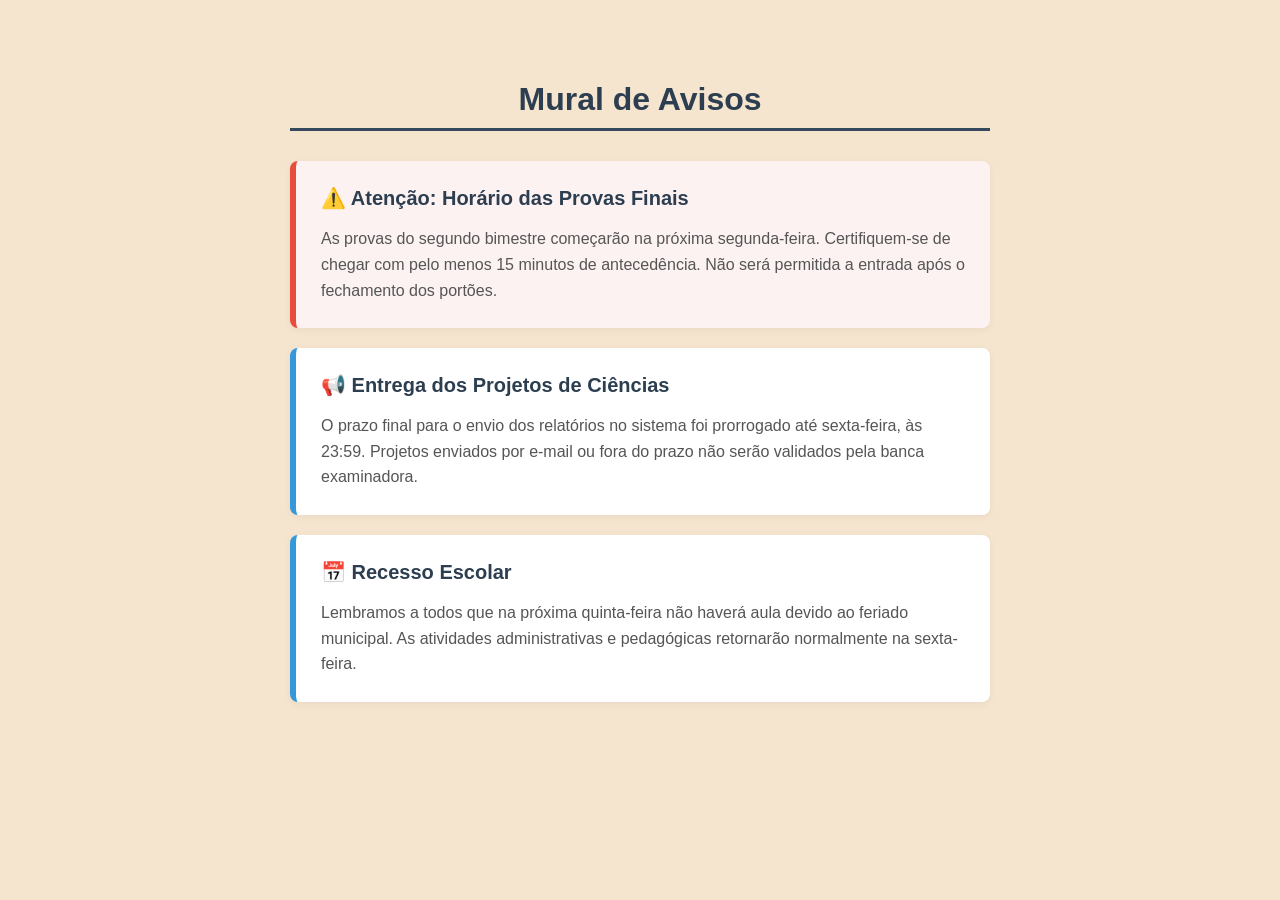
<file: Atividade 4/pagina2.html>
<!DOCTYPE html>
<html lang="en">
<head>
    <meta charset="UTF-8">
    <meta name="viewport" content="width=device-width, initial-scale=1.0">
    <title>Document</title>
    <link rel="stylesheet" href="pagina2.css">
</head>
<body>
    <div class="container-avisos">
        <h1 class="titulo-principal">Mural de Avisos</h1>
    
        <div class="bloco-aviso urgente">
            <h2 class="titulo-aviso">⚠️ Atenção: Horário das Provas Finais</h2>
            <p class="texto-aviso">
                As provas do segundo bimestre começarão na próxima segunda-feira. Certifiquem-se de chegar com pelo menos 15 minutos de antecedência. Não será permitida a entrada após o fechamento dos portões.
            </p>
        </div>
    
        <div class="bloco-aviso">
            <h2 class="titulo-aviso">📢 Entrega dos Projetos de Ciências</h2>
            <p class="texto-aviso">
                O prazo final para o envio dos relatórios no sistema foi prorrogado até sexta-feira, às 23:59. Projetos enviados por e-mail ou fora do prazo não serão validados pela banca examinadora.
            </p>
        </div>
    
        <div class="bloco-aviso">
            <h2 class="titulo-aviso">📅 Recesso Escolar</h2>
            <p class="texto-aviso">
                Lembramos a todos que na próxima quinta-feira não haverá aula devido ao feriado municipal. As atividades administrativas e pedagógicas retornarão normalmente na sexta-feira.
            </p>
        </div>
    </div>
</body>
</html>
</file>
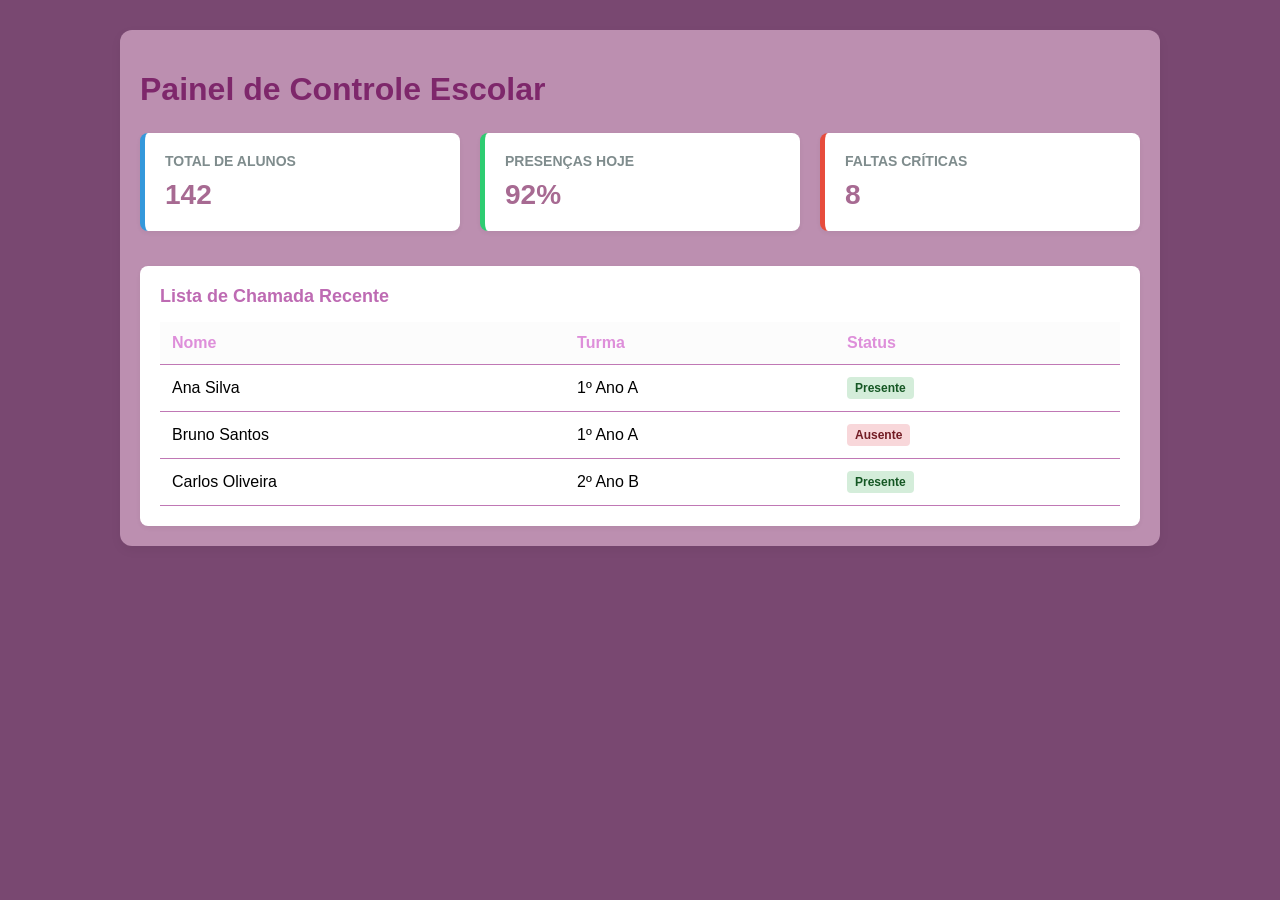
<file: Atividade 6/Tela2.html>
<!DOCTYPE html>
<html lang="en">
<head>
    <meta charset="UTF-8">
    <meta name="viewport" content="width=device-width, initial-scale=1.0">
    <title>Document</title>
    <link rel="stylesheet" href="Tela2.css">
</head>
<body>
    <div class="painel-dashboard">
        <h1 class="titulo-painel">Painel de Controle Escolar</h1>
    
        <div class="secao-cards">
            <div class="card-resumo azul">
                <h3>Total de Alunos</h3>
                <p class="numero">142</p>
            </div>
            <div class="card-resumo verde">
                <h3>Presenças Hoje</h3>
                <p class="numero">92%</p>
            </div>
            <div class="card-resumo vermelho">
                <h3>Faltas Críticas</h3>
                <p class="numero">8</p>
            </div>
        </div>
    
        <div class="secao-tabela">
            <h2>Lista de Chamada Recente</h2>
            <div class="responsivo-tabela">
                <table class="tabela-dados">
                    <thead>
                        <tr>
                            <th>Nome</th>
                            <th>Turma</th>
                            <th>Status</th>
                        </tr>
                    </thead>
                    <tbody>
                        <tr>
                            <td>Ana Silva</td>
                            <td>1º Ano A</td>
                            <td><span class="badge presente">Presente</span></td>
                        </tr>
                        <tr>
                            <td>Bruno Santos</td>
                            <td>1º Ano A</td>
                            <td><span class="badge ausente">Ausente</span></td>
                        </tr>
                        <tr>
                            <td>Carlos Oliveira</td>
                            <td>2º Ano B</td>
                            <td><span class="badge presente">Presente</span></td>
                        </tr>
                    </tbody>
                </table>
            </div>
        </div>
    </div>
</body>
</html>
</file>
<file: Atividade 2/styles.css>
body {
    background-color: rgb(239, 246, 146);
  }
  h1 { 
     font-family: Papyrus;
     text-align: center;
  }
  p {
    font-family: 'Times New Roman';
  }
 p{
  font-size: 20px;
  text-align: center;
 }
 .imagem-Princesasapo {
  width: 200px; 
  height: auto; 
  display: block;     
    margin: 20px auto;  

    }
    .link-equipe {
      display: block;
      text-align: center;   
      margin: 20px auto;   
      color: #333333;      
      text-decoration: none; 
      font-weight: bold;    /
  }
  
  .link-equipe:hover {
      color: #555555;      

      }
        .imagem-pascal {
            width: 200px;
            height: auto;
            display: block;
            margin: 20px auto;

        }
        .imagem-aristogatas {
          width: 200px;
          height: auto;
          display: block;
          margin: 20px auto;
        }
</file>
<file: Atividade 3/styles.css>
body {
    background-color: rgb(64, 146, 147);
  }
  .formulario-cadastro {
    max-width: 400px;
    margin: 30px auto; 
    padding: 20px;
    background-color: #ffffff; 
    border-radius: 8px;
    box-shadow: 0 4px 8px rgba(0, 0, 0, 0.1); 
}

.formulario-cadastro h2 {
    text-align: center;
    margin-bottom: 20px;
}

.formulario-cadastro label {
    display: block;
    margin-bottom: 5px;
    font-weight: bold;
}

.formulario-cadastro input {
    width: 100%;
    padding: 10px;
    margin-bottom: 15px;
    border: 1px solid #daf3f2;
    border-radius: 4px;
    box-sizing: border-box; 
}

.formulario-cadastro button {
    width: 100%;
    padding: 10px;
    background-color: #19504f; 
    color: white;
    border: none;
    border-radius: 4px;
    font-size: 16px;
    cursor: pointer;
}

.formulario-cadastro button:hover {
    background-color: #4a8389; 
}
.formulario-tarefa {
    max-width: 500px;
    margin: 30px auto; 
    padding: 20px;
    background-color: #ffffff;
    border-radius: 8px;
    box-shadow: 0 4px 8px rgba(0, 0, 0, 0.1);
}

.formulario-tarefa h2 {
    text-align: center;
    margin-bottom: 20px;
}

.formulario-tarefa label {
    display: block;
    margin-bottom: 5px;
    font-weight: bold;
}

.formulario-tarefa input, 
.formulario-tarefa textarea, 
.formulario-tarefa select {
    width: 100%;
    padding: 10px;
    margin-bottom: 15px;
    border: 1px solid #ccc;
    border-radius: 4px;
    box-sizing: border-box; 
    font-family: sans-serif;
}

.formulario-tarefa button {
    width: 100%;
    padding: 12px;
    background-color: #19504f; 
    color: white;
    border: none;
    border-radius: 4px;
    font-size: 16px;
    cursor: pointer;
    font-weight: bold;
}

.formulario-tarefa button:hover {
    background-color: #4a8389;
}
.formulario-reserva {
    max-width: 450px;
    margin: 30px auto; 
    padding: 20px;
    background-color: #ffffff;
    border-radius: 8px;
    box-shadow: 0 4px 8px rgba(0, 0, 0, 0.1);
}

.formulario-reserva h2 {
    text-align: center;
    margin-bottom: 20px;
    color: #333;
}

.formulario-reserva label {
    display: block;
    margin-bottom: 5px;
    font-weight: bold;
}

.formulario-reserva input {
    width: 100%;
    padding: 10px;
    margin-bottom: 15px;
    border: 1px solid #ccc;
    border-radius: 4px;
    box-sizing: border-box; /
}

.formulario-reserva button {
    width: 100%;
    padding: 12px;
    background-color: #19504f; 
    color: white;
    border: none;
    border-radius: 4px;
    font-size: 16px;
    cursor: pointer;
    font-weight: bold;
}

.formulario-reserva button:hover {
    background-color: #4a8389; 
}
.formulario-login {
    max-width: 350px;
    margin: 50px auto; 
    padding: 25px;
    background-color: #ffffff;
    border-radius: 8px;
    box-shadow: 0 4px 12px rgba(0, 0, 0, 0.1);
}

.formulario-login h2 {
    text-align: center;
    margin-bottom: 25px;
    color: #333333;
    font-family: sans-serif;
}

.formulario-login label {
    display: block;
    margin-bottom: 6px;
    font-weight: bold;
    color: #444444;
}

.formulario-login input {
    width: 100%;
    padding: 12px;
    margin-bottom: 20px;
    border: 1px solid #ccc;
    border-radius: 4px;
    box-sizing: border-box; 
}

.formulario-login button {
    width: 100%;
    padding: 12px;
    background-color: #19504f; 
    color: white;
    border: none;
    border-radius: 4px;
    font-size: 16px;
    font-weight: bold;
    cursor: pointer;
    transition: background-color 0.2s; 
}

.formulario-login button:hover {
    background-color: #4a8389; 
}
.formulario-contato {
    max-width: 500px;
    margin: 40px auto; /* Centraliza na página */
    padding: 25px;
    background-color: #ffffff;
    border-radius: 8px;
    box-shadow: 0 4px 10px rgba(0, 0, 0, 0.1);
}

.formulario-contato h2 {
    text-align: center;
    margin-bottom: 25px;
    color: #333;
    font-family: sans-serif;
}

.formulario-contato label {
    display: block;
    margin-bottom: 8px;
    font-weight: bold;
    color: #444;
}

.formulario-contato select,
.formulario-contato textarea {
    width: 100%;
    padding: 12px;
    margin-bottom: 20px;
    border: 1px solid #ccc;
    border-radius: 4px;
    box-sizing: border-box; 
    font-family: sans-serif;
    font-size: 14px;
}


.formulario-contato textarea {
    resize: vertical;
}

.formulario-contato button {
    width: 100%;
    padding: 12px;
    background-color: #19504f; 
    color: white;
    border: none;
    border-radius: 4px;
    font-size: 16px;
    font-weight: bold;
    cursor: pointer;
    transition: background-color 0.2s;
}

.formulario-contato button:hover {
    background-color: #4a8389; 
}
</file>
<file: Atividade 5/styles.css>
body {
    background-color: rgb(156, 199, 224);
  }
  
.menu-navegacao {
    background-color: #2c3e50; /* Cor de fundo do menu */
    padding: 10px 20px;
    border-radius: 5px;
}
.menu-navegacao ul {
    list-style-type: none; 
    margin: 0;
    padding: 0;
    display: flex;         
    gap: 30px;             
    justify-content: center; 
}
.menu-navegacao a {
    color: #ffffff;
    text-decoration: none;
    font-family: sans-serif;
    font-size: 16px;
    font-weight: 500;
    padding: 8px 12px;
    border-radius: 4px;
    transition: background-color 0.3s ease, color 0.3s ease;
}
.menu-navegacao a:hover {
    background-color: #34495e; 
    color: #195882;            
}
.container-cartoes {
    display: flex;         
    gap: 20px;              
    justify-content: center; 
    padding: 20px;
    font-family: sans-serif;
}
.cartao {
    flex: 1;                
    background-color: #ffffff;
    padding: 20px;
    border: 1px solid #e0e0e0;
    border-radius: 8px;
    box-shadow: 0 4px 6px rgba(0, 0, 0, 0.05);
    transition: transform 0.2s ease, box-shadow 0.2s ease;
}
.cartao h3 {
    color: #2c3e50;
    margin-top: 0;
    margin-bottom: 10px;
    font-size: 18px;
}
.cartao p {
    color: #7f8c8d;
    font-size: 14px;
    line-height: 1.5;
    margin-bottom: 0;
}
.cartao:hover {
    transform: translateY(-5px); 
    box-shadow: 0 6px 12px rgba(0, 0, 0, 0.1); 
}
.barra-superior {
    display: flex;                 
    justify-content: space-between; 
    align-items: center;           
    
    background-color: #2c3e50;      
    padding: 15px 30px;            
    box-shadow: 0 2px 5px rgba(0, 0, 0, 0.1); 
    font-family: sans-serif;
}
.barra-superior .logo-titulo {
    color: #ffffff;
    margin: 0;                      
    font-size: 22px;
    font-weight: bold;
}
.barra-superior .botao-colorido {
    background-color: #154f66;      
    color: white;
    padding: 8px 16px;
    border: none;
    border-radius: 4px;
    cursor: pointer;
    font-size: 14px;
    font-weight: bold;
    transition: background 0.2s ease;
}
.barra-superior .botao-colorido:hover {
    background-color: #124f5d;      
}
body, html {
    margin: 0;
    padding: 0;
    height: 100%;
    font-family: sans-serif;
}
.tela-dividida {
    display: flex;
    height: 100vh; 
}
.menu-lateral {
    width: 250px;               
    background-color: #2c3e50;  
    color: white;
    padding: 20px;
    box-sizing: border-box;     
}
.menu-lateral h2 {
    margin-top: 0;
    border-bottom: 1px solid #34495e;
    padding-bottom: 10px;
}
.menu-lateral ul {
    list-style-type: none;
    padding: 0;
    margin: 0;
}
.menu-lateral li {
    margin-bottom: 15px;
}

.menu-lateral a {
    color: #ecf0f1;
    text-decoration: none;
    display: block;
    padding: 8px;
    border-radius: 4px;
    transition: background 0.2s;
}
.menu-lateral a:hover {
    background-color: #34495e; 
}
.conteudo-principal {
    flex: 1;                    
    background-color: #f5f6fa;  
    padding: 40px;
    box-sizing: border-box;
    overflow-y: auto;           
}
.mural-responsivo {
    display: flex;          
    flex-wrap: wrap;        
    gap: 20px;             
    padding: 20px;
    max-width: 1200px;     
    margin: 0 auto;         
    font-family: sans-serif;
}

.card-aviso {
    background-color: #ffffff;
    border: 1px solid #e0e0e0;
    border-radius: 8px;
    padding: 20px;
    box-shadow: 0 4px 6px rgba(0, 0, 0, 0.05);
    box-sizing: border-box;
    flex: 1 1 300px; 
}
.categoria {
    display: inline-block;
    padding: 4px 8px;
    font-size: 12px;
    font-weight: bold;
    border-radius: 4px;
    color: white;
    margin-bottom: 12px;
}

.urgente { background-color: #922215; }
.evento { background-color: #552867; }
.aviso { background-color: #252281; }

.card-aviso h3 {
    margin: 0 0 10px 0;
    color: #2c3e50;
    font-size: 18px;
}

.card-aviso p {
    margin: 0;
    color: #555555;
    font-size: 14px;
    line-height: 1.5;
}
</file>
<file: Atividade 6/styles.css>
body {
    background-color: rgb(184, 108, 161);
  }
 
.container-tabela {
    max-width: 800px;
    margin: 40px auto;
    padding: 0 20px;
    font-family: sans-serif;
    overflow-x: auto; 
}
.tabela-presenca {
    width: 100%;
    border-collapse: collapse; 
    background-color: #ffffff;
    box-shadow: 0 4px 6px rgba(0, 0, 0, 0.05);
    border-radius: 8px;
    overflow: hidden; 
}
.tabela-presenca thead tr {
    background-color: #2c3e50;
    color: #ffffff;
    text-align: left;
    font-weight: bold;
}
.tabela-presenca th, 
.tabela-presenca td {
    padding: 12px 15px;
    border-bottom: 1px solid #e0e0e0;
}
.tabela-presenca tbody tr:nth-of-type(even) {
    background-color: #f8f9fa;
}
.tabela-presenca tbody tr:hover {
    background-color: #f1f2f6;
}
.status {
    display: inline-block;
    padding: 5px 10px;
    font-size: 12px;
    font-weight: bold;
    border-radius: 4px;
    text-align: center;
}

.status.presente {
    background-color: #d4edda;
    color: #155724;
}

.status.ausente {
    background-color: #f8d7da;
    color: #721c24;
}

.status.justificado {
    background-color: #fff3cd;
    color: #856404;
}
.mural-responsivo {
    display: flex;          
    flex-wrap: wrap;        
    gap: 20px;              
    padding: 20px;
    max-width: 1200px;     
    margin: 0 auto;        
    font-family: sans-serif;
}


.card-aviso {
    background-color: #ffffff;
    border: 1px solid #e0e0e0;
    border-radius: 8px;
    padding: 20px;
    box-shadow: 0 4px 6px rgba(0, 0, 0, 0.05);
    box-sizing: border-box;
    flex: 1 1 300px; 
}
.categoria {
    display: inline-block;
    padding: 4px 8px;
    font-size: 12px;
    font-weight: bold;
    border-radius: 4px;
    color: white;
    margin-bottom: 12px;
}

.urgente { background-color: #e74c3c; }
.evento { background-color: #9b59b6; }
.aviso { background-color: #3498db; }
.card-aviso h3 {
    margin: 0 0 10px 0;
    color: #2c3e50;
    font-size: 18px;
}

.card-aviso p {
    margin: 0;
    color: #555555;
    font-size: 14px;
    line-height: 1.5;
}
.container-tabela {
    max-width: 800px;
    margin: 40px auto;
    padding: 0 20px;
    font-family: sans-serif;
    overflow-x: auto; 
}
.tabela-presenca {
    width: 100%;
    border-collapse: collapse; 
    background-color: #ffffff;
    box-shadow: 0 4px 6px rgba(0, 0, 0, 0.05);
    border-radius: 8px;
    overflow: hidden; 
}
.tabela-presenca thead tr {
    background-color: #934486;
    color: #ffffff;
    text-align: left;
    font-weight: bold;
}
.tabela-presenca th, 
.tabela-presenca td {
    padding: 12px 15px;
    border-bottom: 1px solid #f5f2f2;
}
.tabela-presenca tbody tr:nth-of-type(even) {
    background-color: #f8f9fa;
}
.tabela-presenca tbody tr:hover {
    background-color: #f1f2f6;
}
.status {
    display: inline-block;
    padding: 5px 10px;
    font-size: 12px;
    font-weight: bold;
    border-radius: 4px;
    text-align: center;
}
.status.presente {
    background-color: #d4edda;
    color: #155724;
}

.status.ausente {
    background-color: #f8d7da;
    color: #721c24;
}

.status.justificado {
    background-color: #fff3cd;
    color: #856404;
}
.container-acao {
    display: flex;
    justify-content: center;
    padding: 20px;
    font-family: sans-serif;
}
.escondido {
    display: none !important;
}
   .container-acao {
    display: flex;
    justify-content: center;
    padding: 30px 20px;
}
.btn-abrir-formulario {
    display: inline-flex;
    align-items: center;
    gap: 10px;
    
    background-color: #9e3d96;  
    color: #ffffff;
    font-size: 16px;
    font-weight: 600;
    font-family: sans-serif;
    
    padding: 14px 28px;
    border: none;
    border-radius: 30px;      
    
    cursor: pointer;
    box-shadow: 0 5px 15px rgba(158, 61, 150, 0.4);
    transition: all 0.3s ease;
}

.btn-abrir-formulario:hover {
    background-color: #822f7b;
    transform: translateY(-3px);
    box-shadow: 0 8px 20px rgba(158, 61, 150, 0.6);
}

.btn-abrir-formulario .icone {
    font-size: 20px;
    font-weight: bold;
    line-height: 1;
}
.container-formulario {
    max-width: 500px;
    margin: 30px auto;
    padding: 35px;
    background-color: #ffffff; 
    border-radius: 12px;
    border: 1px solid rgba(0, 0, 0, 0.05);
    box-shadow: 0 10px 25px rgba(0, 0, 0, 0.15);
    
    font-family: sans-serif;
}

.container-formulario h2 {
    text-align: center;
    color: #2c3e50;
    margin-top: 0;
    margin-bottom: 25px;
    font-size: 24px;
}
.grupo-campo {
    display: flex;
    flex-direction: column; 
    margin-bottom: 20px;
}
.grupo-campo label {
    font-size: 14px;
    font-weight: 600;
    color: #555555;
    margin-bottom: 8px;
}
.grupo-campo input {
    padding: 12px 15px;
    font-size: 15px;
    border: 1px solid #cccccc;
    border-radius: 6px;
    outline: none;
    background-color: #fcfcfc;
    transition: all 0.3s ease;
}
.grupo-campo input:focus {
    border-color: #9e3d96;
    background-color: #ffffff;
    box-shadow: 0 0 8px rgba(158, 61, 150, 0.2);
}
.container-botao {
    display: block;
    margin-top: 10px;
}
.container-botao .botao-colorido, 
.container-botao button {
    width: 100%;
    padding: 14px;
    background-color: #9f408c; 
    color: white;
    font-size: 16px;
    font-weight: bold;
    border: none;
    border-radius: 6px;
    cursor: pointer;
    transition: background 0.2s ease;
}

.container-botao .botao-colorido:hover,
.container-botao button:hover {
    background-color: #782f69;
}
.container-tarefas {
    max-width: 600px;
    margin: 40px auto;
    padding: 20px;
    font-family: 'fantasy';
}

.titulo-lista {
    color: #822f7b;
    margin-bottom: 20px;
    font-size: 24px;
}
.lista-cartoes {
    display: flex;
    flex-direction: column;
    gap: 15px; 
}
.cartao-tarefa {
    display: flex;
    justify-content: space-between;
    align-items: center;
    
    background-color: #ffffff;
    padding: 15px 20px;
    border-radius: 8px;
    box-shadow: 0 4px 6px rgba(0, 0, 0, 0.05);
    border-left: 5px solid #bdc3c7; 
    
    transition: transform 0.2s ease;
}
.cartao-tarefa:hover {
    transform: translateX(5px); 
}
.conteudo-tarefa h3 {
    margin: 0 0 5px 0;
    font-size: 16px;
    color: #2c3e50;
}

.conteudo-tarefa p {
    margin: 0;
    font-size: 14px;
    color: #7f8c8d;
}
.prazo {
    font-size: 12px;
    font-weight: bold;
    color: #e74c3c;
    background-color: #fce8e6;
    padding: 4px 8px;
    border-radius: 4px;
}

.status-ok {
    font-size: 12px;
    font-weight: bold;
    color: #27ae60;
    background-color: #e8f8f5;
    padding: 4px 8px;
    border-radius: 4px;
}
.prioridade-alta {
    border-left-color: #e74c3c; 
}

.prioridade-media {
    border-left-color: #f39c12; 
}

.tarefa-concluida {
    border-left-color: #2ecc71; 
    opacity: 0.7;              
}
.tarefa-concluida .conteudo-tarefa h3 {
    text-decoration: line-through;
    color: #bdc3c7;
}
</file>
<file: Atividade 7/styles.css>
body {
    background-color: rgb(140, 189, 133);
  }
button {
    background-color: #227627;
    color: #333333;
    padding: 10px 20px;
    border: none;
    border-radius: 5px;
    font-size: 16px;
    cursor: pointer;
}

button:hover {
    background-color: #8eb88d; /
}
input {
    padding: 8px;
    font-size: 16px;
    border: 1px solid #ccc;
    border-radius: 4px;
}

ul {
    list-style-type: square; /* Estilo do marcador da lista */
    padding-left: 20px;
    margin-top: 15px;
}

li {
    font-size: 18px;
    margin-bottom: 5px;
    color: #333;
}
</file>
<file: Atividade 1/Exercício1.css>
body {
    background-color: rgb(216, 189, 245);
  }
  h1 { 
     font-family: Papyrus;
     text-align: center;
  }
  p1 {
    font-family: 'Times New Roman';
  }
 p1{
  font-size: 20px;
  text-align: center;
 }
</file>
<file: Atividade 1/Exercicio3.css>
body {
    background-color: rgb(196, 249, 199);
  }
  h1 { 
     font-family: Papyrus;
   
  }
  p1 {
    font-family: 'Times New Roman';
  }
 p1{
  font-size: 20px;
  text-align: center;
 }
</file>
<file: Atividade 1/Exercicio4.css>
body {
    background-color: rgb(231, 202, 142);
  }
  h1 { 
     font-family: Papyrus;
   
  }
  p1 {
    font-family: 'Times New Roman';
  }
 p1{
  font-size: 20px;
  text-align: center;
 }
</file>
<file: Atividade 1/Exercicio5.css>
body {
    background-color: rgb(182, 122, 170);
  }
  h1 { 
     font-family: Papyrus;
   
  }
  p1 {
    font-family: 'Times New Roman';
  }
 p1{
  font-size: 20px;
  text-align: center;
 }
</file>
<file: Atividade 1/Exercício2.css>
body {
    background-color: rgb(180, 183, 234);
  }
  h1 { 
     font-family: Papyrus;
   
  }
  p1 {
    font-family: 'Times New Roman';
  }
 p1{
  font-size: 20px;
  text-align: center;
 }
</file>
<file: Atividade 4/pagina1.css>
body {
    background-color: rgb(245, 228, 206);
  }
  
.titulo-centralizado {
    text-align: center;
}
h1 {
    width: 50%;
    margin-left: auto;
    margin-right: auto;
    text-align: center;
}
h1 {
    font-family: Papyrus;
} 
.botao-colorido {
    background-color: #d19f34; 
    color: white;             
    padding: 10px 20px;        
    font-size: 16px;           
    border: none;              
    border-radius: 5px;        
    cursor: pointer;           
    transition: background 0.3s ease; 
 }

.botao-colorido:hover {
    background-color: #e5c462; 
}
.container-botao {
    display: flex;
    justify-content: center;
    align-items: center;     }
    .caixa-estilizada {
        padding: 20px; 
        border: 2px solid #e3c84e; 
        border-radius: 8px;
        box-shadow: 0px 4px 10px rgba(0, 0, 0, 0.15); 
        max-width: 400px;
        margin: 20px auto;
        background-color: #ffffff;
        font-family: fantasy;
    }
    /* Caixa principal do formulário */
.container-formulario {
    max-width: 500px;
    margin: 40px auto;
    padding: 30px;
    background-color: #ffffff;
    
    /* Borda e Sombra */
    border: 1px solid #e0e0e0;
    border-radius: 10px;
    box-shadow: 0 4px 15px rgba(0, 0, 0, 0.1);
    
    font-family: sans-serif;
}

/* Título do formulário */
.container-formulario h2 {
    text-align: center;
    color: #333333;
    margin-bottom: 25px;
}

/* Organização de cada campo (Label + Input) */
.grupo-campo {
    display: flex;
    flex-direction: column;
    margin-bottom: 15px;
    flex: 1; /* Faz os campos dividirem o espaço quando na mesma linha */
}

/* Estilo dos textos das etiquetas (Labels) */
.grupo-campo label {
    font-size: 14px;
    font-weight: bold;
    color: #555555;
    margin-bottom: 5px;
}
.grupo-campo input {
    padding: 10px;
    font-size: 16px;
    border: 1px solid #ccc;
    border-radius: 5px;
    outline: none;
    transition: border-color 0.3s ease, box-shadow 0.3s ease;
}
.grupo-campo input:focus {
    border-color: #dbb434;
    box-shadow: 0 0 5px rgba(52, 152, 219, 0.3);
}
.grupo-linha {
    display: flex;
    gap: 15px; 
}
</file>
<file: Atividade 4/pagina2.css>
body {
    background-color: rgb(245, 228, 206);
  }
.container-avisos {
    max-width: 700px;
    margin: 40px auto;
    padding: 20px;
    font-family: 'Segoe UI', Tahoma, Geneva, Verdana, sans-serif;
}

.titulo-principal {
    text-align: center;
    color: #2c3e50;
    font-size: 32px;
    margin-bottom: 30px;
    border-bottom: 3px solid #34495e;
    padding-bottom: 10px;
}

.bloco-aviso {
    background-color: #ffffff;
    padding: 25px;
    margin-bottom: 20px;
    border-radius: 8px;
    border-left: 6px solid #3498db; 
    box-shadow: 0 2px 8px rgba(0, 0, 0, 0.05);
}

.bloco-aviso.urgente {
    border-left-color: #e74c3c; 
    background-color: #fdf2f2;  
}

.titulo-aviso {
    color: #2c3e50;
    font-size: 20px;
    margin-top: 0;
    margin-bottom: 12px;
}

.texto-aviso {
    color: #555555;
    font-size: 16px;
    line-height: 1.6; 
    margin-bottom: 0;
}
</file>
<file: Atividade 6/Tela2.css>
body {
    background-color: rgb(121, 72, 113);
  }
.painel-dashboard {
    max-width: 1000px;
    margin: 30px auto;
    padding: 20px;
    font-family: Arial, sans-serif;
    background-color: #bc8fb0;
    border-radius: 12px;
    box-shadow: 0 4px 12px rgba(0,0,0,0.05);
}

.titulo-painel {
    color: #7e276b;
    margin-bottom: 25px;
}
.secao-cards {
    display: flex;
    flex-wrap: wrap; 
    gap: 20px;
    margin-bottom: 35px;
}
.card-resumo {
    flex: 1 1 250px; 
    background-color: #ffffff;
    padding: 20px;
    border-radius: 8px;
    border-left: 5px solid #ccc;
    box-shadow: 0 2px 5px rgba(0,0,0,0.05);
}

.card-resumo h3 {
    margin: 0;
    font-size: 14px;
    color: #7f8c8d;
    text-transform: uppercase;
}

.card-resumo .numero {
    margin: 10px 0 0 0;
    font-size: 28px;
    font-weight: bold;
    color: #a76a92;
}
.card-resumo.azul { border-left-color: #3498db; }
.card-resumo.verde { border-left-color: #2ecc71; }
.card-resumo.vermelho { border-left-color: #e74c3c; }
.secao-tabela {
    background-color: #ffffff;
    padding: 20px;
    border-radius: 8px;
    box-shadow: 0 2px 5px rgba(0,0,0,0.05);
}
.secao-tabela h2 {
    font-size: 18px;
    color: #be6bb3;
    margin-top: 0;
    margin-bottom: 15px;
}
.responsivo-tabela {
    overflow-x: auto;
}

.tabela-dados {
    width: 100%;
    border-collapse: collapse;
}

.tabela-dados th, 
.tabela-dados td {
    padding: 12px;
    text-align: left;
    border-bottom: 1px solid #c078b5;
}

.tabela-dados th {
    background-color: #fcfcfc;
    color: #de8fda;
    font-weight: bold;
}

.badge {
    display: inline-block;
    padding: 4px 8px;
    font-size: 12px;
    font-weight: bold;
    border-radius: 4px;
}

.badge.presente { background-color: #d4edda; color: #155724; }
.badge.ausente { background-color: #f8d7da; color: #721c24; }
</file>
